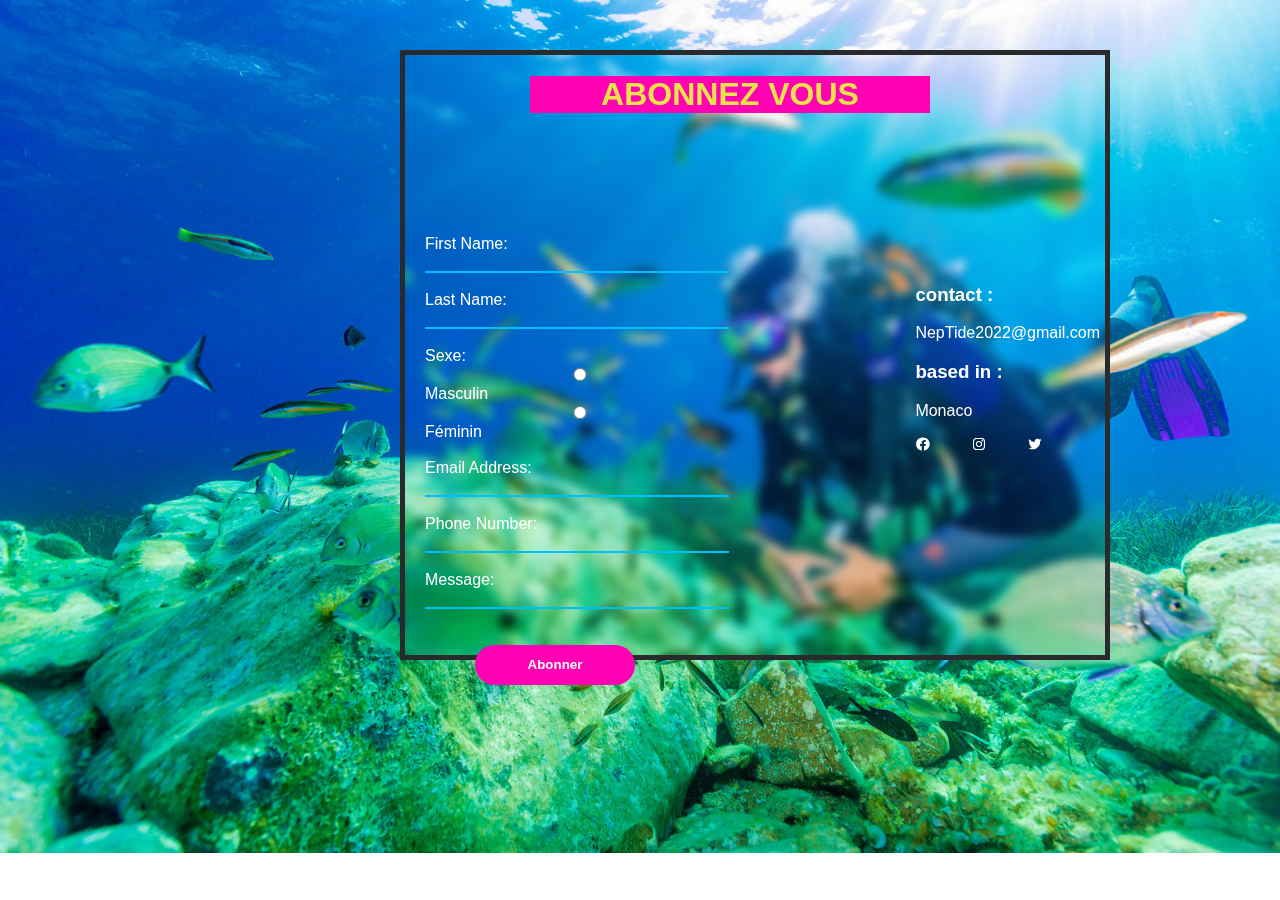
<file: contact.html>
<!DOCTYPE html>
<html lang="en">
<head>
    <meta charset="UTF-8">
    <meta name="viewport" content="width=device-width, initial-scale=1.0">
    <link rel="icon" href="contact-icon-17.png"/>
    <title>Abonnement</title>
    <link rel="stylesheet" href="contact.css">
    <link href='https://unpkg.com/boxicons@2.1.4/css/boxicons.min.css' rel='stylesheet'>
</head>
<body>
    <div class="resume_box">
        
         <h1 class="heading">ABONNEZ VOUS</h1>
        <div class="ff">
            <div class="input">
                <form action="">
                    <div>
                        <label for="first_name" class="input_label">First Name:</label><br>
                        <input type="text" id="first_name" name="first_name" >
                    </div>
                    <br>
                    <div>
                        <label for="last_name" class="input_label">Last Name:</label><br>
                        <input type="text" id="last_name" name="last_name">
                        
                    </div>
                    <br>
                    <div>
                        <label class="nom">Sexe:</label> <input type="radio" name="Sexe"> <label> Masculin </label> <input type="radio" name="Sexe"> <label> Féminin </label>
                    </div>
                    <br>
                    <div>
                        <label for="email" class="input_label">Email Address:</label><br>
                        <input type="email" id="email" name="email" >
                    </div>
                    <br>
                    <div>
                        <label for="phone_number" class="input_label">Phone Number:</label><br>
                        <input type="tel" id="phone_number" name="phone_number">
                    </div>
                    <br>
                    <div>
                        <label for="Message" class="input_label">Message:</label><br>
                        <input type="text" id="Message" name="Message">
                    </div>
                    <br><br>
                    <button type="submit">Abonner</button>
                </form>
            </div>
            <div class="inf">
                <h3>contact :</h3>
                <p>NepTide2022@gmail.com</p>
                <h3>based in :</h3>
                <p>Monaco</p>
                <div class="ext">
                    <i class='bx bxl-facebook-circle'></i>
                    <i class='bx bxl-instagram' ></i>
                    <i class='bx bxl-twitter' ></i>
                </div>
            </div>
        </div>
    </div>
</body>
</html>
</file>
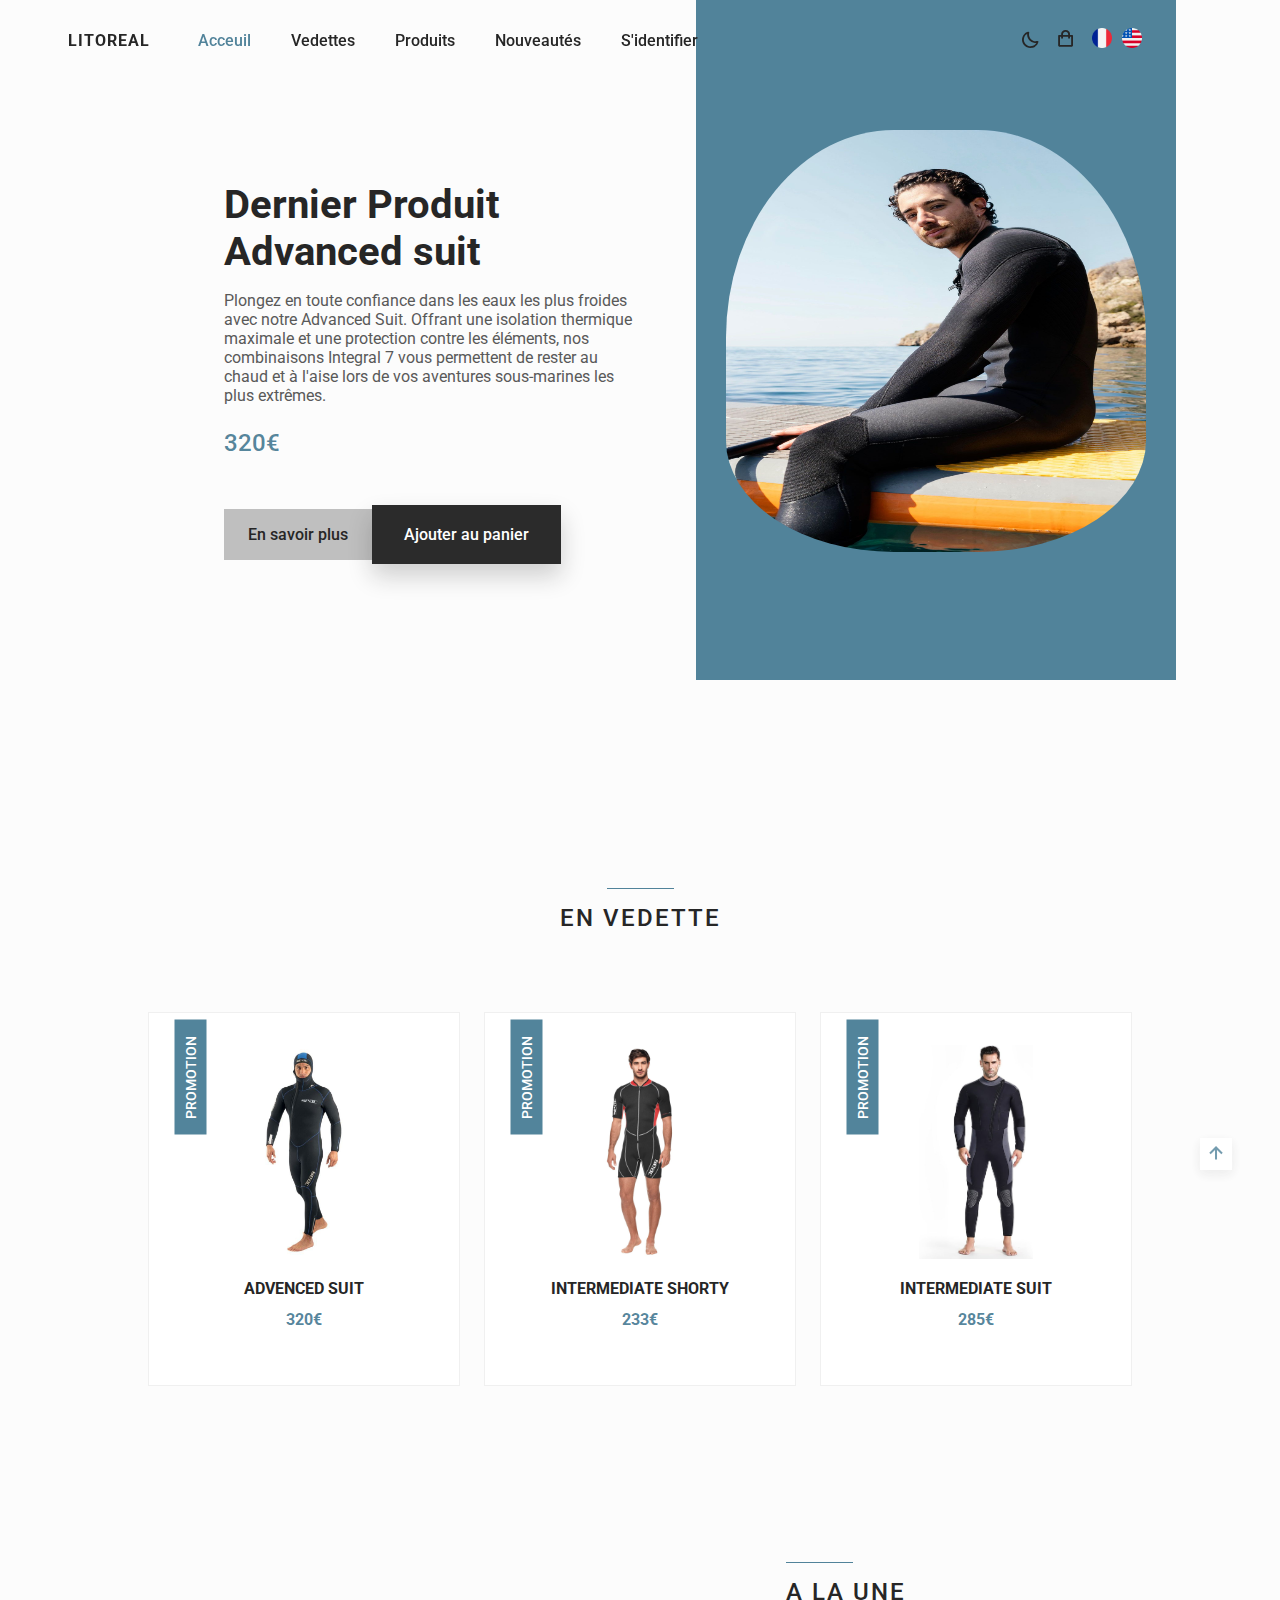
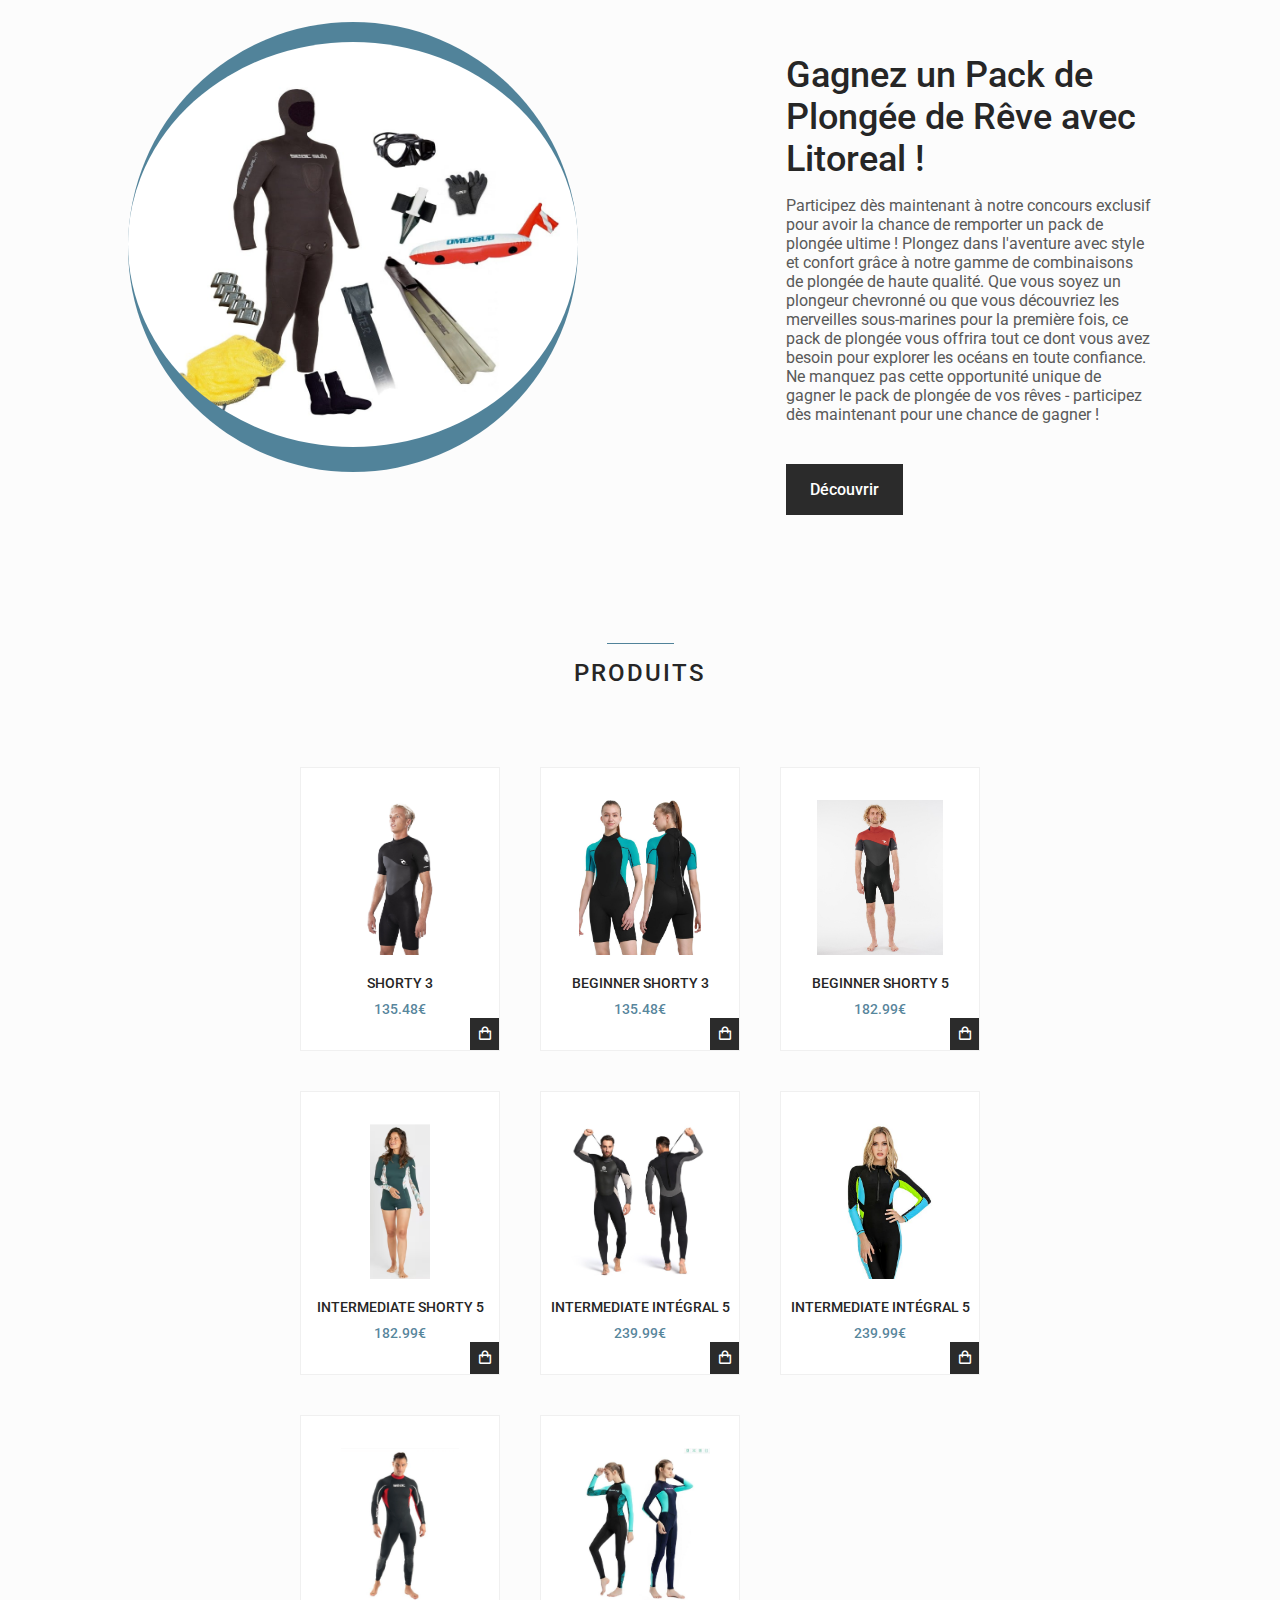
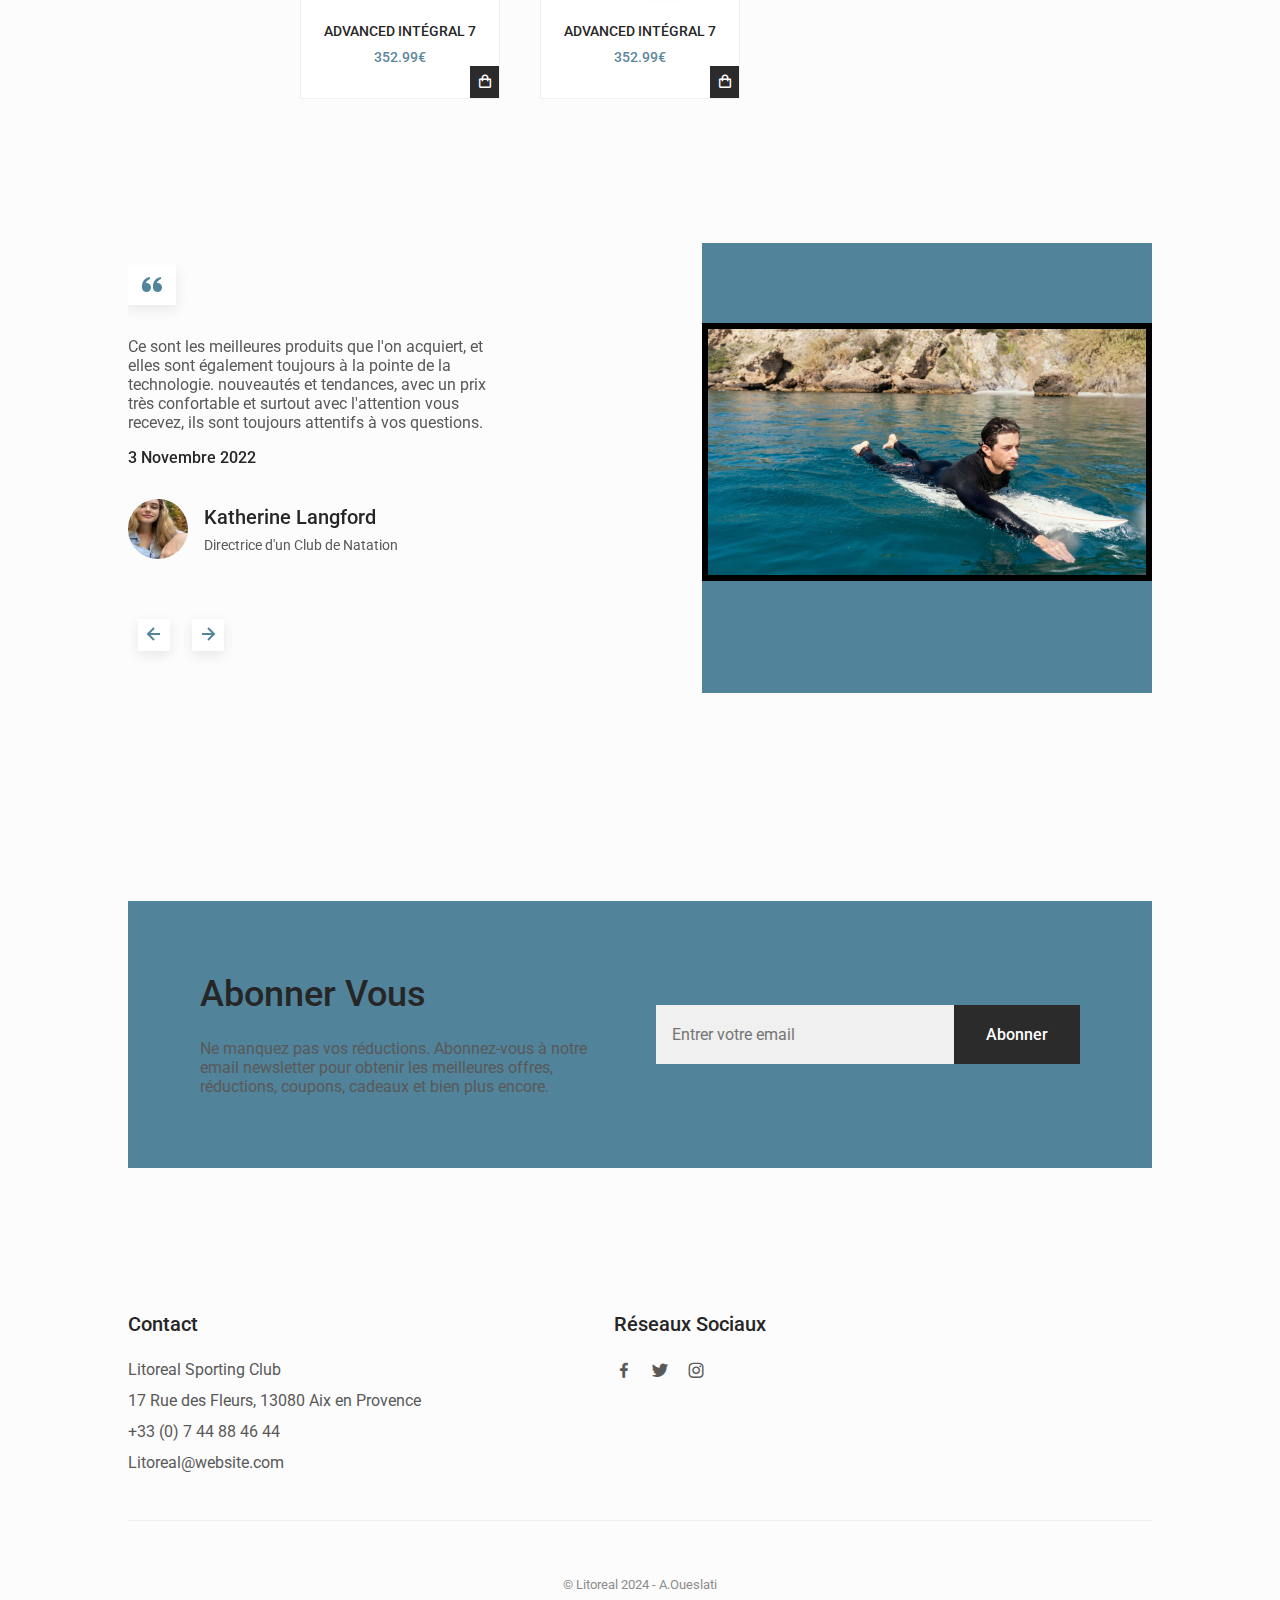
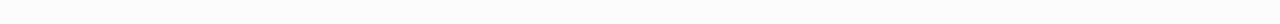
<file: index11.html>
<!DOCTYPE html>
    <html lang="en">
    <head>
        <meta charset="UTF-8">
        <meta name="viewport" content="width=device-width, initial-scale=1.0">

        <!--=============== FAVICON ===============-->
        <link rel="shortcut icon" href="assets/img/favicon.png" type="image/x-icon">

        <!--=============== BOXICONS ===============-->
        <link rel="stylesheet" href="https://cdn.jsdelivr.net/npm/boxicons@latest/css/boxicons.min.css">

        <!--=============== SWIPER CSS ===============--> 
        <link rel="stylesheet" href="assets/css/swiper-bundle.min.css">

        <!--=============== CSS ===============-->
        <link rel="stylesheet" href="assets/css/styles.css">

        <title>Litoreal | CATALOGUE</title>
    </head>
    <body>
        <!--==================== HEADER ====================-->
        <header class="header" id="header">
            <nav class="nav container">
                <a href="#" class="nav__logo">
                    <link rel="shortcut icon" href="assets/img/favicon.png" type="image/x-icon"> Litoreal
                </a>

                <div class="nav__menu" id="nav-menu">
                    <ul class="nav__list">
                        <li class="nav__item">
                            <a href="#home" class="nav__link active-link">Acceuil</a>
                        </li>
                        <li class="nav__item">
                            <a href="#featured" class="nav__link">Vedettes</a>
                        </li>
                        <li class="nav__item">
                            <a href="#products" class="nav__link">Produits</a>
                        </li>
                        <li class="nav__item">
                            <a href="#new" class="nav__link">Nouveautés</a>
                        </li>
                        <li class="nav__item">
                            <a href="login.html" class="nav__link">S'identifier</a>
                        </li>
                    </ul>

                    <div class="nav__close" id="nav-close">
                        <i class='bx bx-x' ></i>
                    </div>
                </div>

                <div class="nav__btns">
                    <!-- Theme change button -->
                    <i class='bx bx-moon change-theme' id="theme-button"></i>

                    <div class="nav__shop" id="cart-shop">
                        <i class='bx bx-shopping-bag' ></i>
                    </div>

                    <div class="nav__toggle" id="nav-toggle">
                        <i class='bx bx-grid-alt' ></i>
                    </div>
                    <div class="traduction">
                        <a class="tt"  href="index11.html"><img src="la-france.png" height="20px" width="20px"/></a></li> <br>
                        <a class="tt"  href="index11ang.html"><img src="etats-unis.png" height="20px" width="20px"/></a></li>
                        </div>
                </div>
            </nav>
        </header>

        <!--==================== CART ====================-->
        <div class="cart" id="cart">
            <i class='bx bx-x cart__close' id="cart-close"></i>

            <h2 class="cart__title-center">Mon Panier</h2>

            <div class="cart__container">
                <article class="cart__card">
                    <div class="cart__box">
                        <img src="assets/img/featured1.png" alt="" class="cart__img">
                    </div>

                    <div class="cart__details">
                        <h3 class="cart__title">Esm Produit</h3>
                        <span class="cart__price">105€</span>

                        <div class="cart__amount">
                            <div class="cart__amount-content">
                                <span class="cart__amount-box">
                                    <i class='bx bx-minus' ></i>
                                </span>

                                <span class="cart__amount-number">1</span>

                                <span class="cart__amount-box">
                                    <i class='bx bx-plus' ></i>
                                </span>
                            </div>

                            <i class='bx bx-trash-alt cart__amount-trash' ></i>
                        </div>
                    </div>
                </article>
                
                <article class="cart__card">
                    <div class="cart__box">
                        <img src="assets/img/featured3.png" alt="" class="cart__img">
                    </div>

                    <div class="cart__details">
                        <h3 class="cart__title">Esm produit</h3>
                        <span class="cart__price">150€</span>

                        <div class="cart__amount">
                            <div class="cart__amount-content">
                                <span class="cart__amount-box">
                                    <i class='bx bx-minus' ></i>
                                </span>

                                <span class="cart__amount-number">1</span>

                                <span class="cart__amount-box">
                                    <i class='bx bx-plus' ></i>
                                </span>
                            </div>

                            <i class='bx bx-trash-alt cart__amount-trash' ></i>
                        </div>
                    </div>
                </article>

                <article class="cart__card">
                    <div class="cart__box">
                        <img src="assets/img/new1.png" alt="" class="cart__img">
                    </div>

                    <div class="cart__details">
                        <h3 class="cart__title">Esm Produit</h3>
                        <span class="cart__price">65€</span>

                        <div class="cart__amount">
                            <div class="cart__amount-content">
                                <span class="cart__amount-box">
                                    <i class='bx bx-minus' ></i>
                                </span>

                                <span class="cart__amount-number">1</span>

                                <span class="cart__amount-box">
                                    <i class='bx bx-plus' ></i>
                                </span>
                            </div>

                            <i class='bx bx-trash-alt cart__amount-trash' ></i>
                        </div>
                    </div>
                </article>
            </div>

            <div class="cart__prices">
                <span class="cart__prices-item">3 produits</span>
                <span class="cart__prices-total">320€</span>
            </div>
        </div>

        <!--==================== MAIN ====================-->
        <main class="main">
            <!--==================== HOME ====================-->
            <section class="home" id="home">
                <div class="home__container container grid">
                    <div class="home__img-bg">
                        <img src="5454.jpg" alt="" class="home__img" height="1100px" width="500px">
                    </div>
    
                    <div class="home__social">
                        <a href="https://www.instagram.com/litoreal_official/" target="_blank" class="home__social-link">
                            Facebook
                        </a>
            
                        <a href="https://www.instagram.com/litoreal_official/" target="_blank" class="home__social-link">
                            Instagram
                        </a>
                    </div>
    
                    <div class="home__data">
                        <h1 class="home__title">Dernier Produit <br> Advanced suit</h1>
                        <p class="home__description">
                            Plongez en toute confiance dans les eaux les plus froides avec notre Advanced 
                            Suit. Offrant une isolation thermique maximale et une protection contre les 
                            éléments, nos combinaisons Integral 7 vous permettent de rester au chaud et à 
                            l'aise lors de vos aventures sous-marines les plus extrêmes.
                        </p>
                        <span class="home__price">320€</span>

                        <div class="home__btns">
                            <a href="#" class="button button--gray button--small">
                                En savoir plus
                            </a>

                            <button class="button home__button">Ajouter au panier</button>
                        </div>
                    </div>
                </div>
            </section>

            <!--==================== FEATURED ====================-->
            <section class="featured section container" id="featured">
                <h2 class="section__title">
                    En Vedette
                </h2>

                <div class="featured__container grid">
                    <article class="featured__card">
                        <span class="featured__tag">Promotion</span>

                        <img src="assets/img/featured1.png" alt="" class="featured__img">

                        <div class="featured__data">
                            <h3 class="featured__title">Advenced suit</h3>
                            <span class="featured__price">320€</span>
                        </div>

                        <button class="button featured__button">Ajouter au panier</button>
                    </article>

                    <article class="featured__card">
                        <span class="featured__tag">Promotion</span>

                        <img src="assets/img/featured2.png" alt="" class="featured__img">

                        <div class="featured__data">
                            <h3 class="featured__title">Intermediate shorty</h3>
                            <span class="featured__price">233€</span>
                        </div>

                        <button class="button featured__button">Ajouter au panier</button>
                    </article>

                    <article class="featured__card">
                        <span class="featured__tag">Promotion</span>

                        <img src="assets/img/featured3.png" alt="" class="featured__img">

                        <div class="featured__data">
                            <h3 class="featured__title">Intermediate suit</h3>
                            <span class="featured__price">285€</span>
                        </div>

                        <button class="button featured__button">Ajouter au panier</button>
                    </article>
                </div>
            </section>

            <!--==================== STORY ====================-->
            <section class="story section container">
                <div class="story__container grid">
                    <div class="story__data">
                        <h2 class="section__title story__section-title">
                            A La Une
                        </h2>
    
                        <h1 class="story__title">
                            Gagnez un Pack de Plongée  de Rêve avec Litoreal !
                        </h1>
    
                        <p class="story__description">
                            Participez dès maintenant à notre concours exclusif pour avoir la chance de
                             remporter un pack de plongée ultime ! Plongez dans l'aventure avec style et
                              confort grâce à notre gamme de combinaisons de plongée de haute qualité. 
                              Que vous soyez un plongeur chevronné ou que vous découvriez les merveilles
                               sous-marines pour la première fois, ce pack de plongée vous offrira tout ce
                                dont vous avez besoin pour explorer les océans en toute confiance. 
                                Ne manquez pas cette opportunité unique de gagner le pack de plongée de 
                                vos rêves - participez dès maintenant pour une chance de gagner !
                        </p>
    
                        <a href="#" class="button button--small">Découvrir</a>
                    </div>

                    <div class="story__images">
                        <img src="assets/img/story.png" alt="" class="story__img">
                        <div class="story__square"></div>
                    </div>
                </div>
            </section>

            <!--==================== PRODUCTS ====================-->
            <section class="products section container" id="products">
                <h2 class="section__title">
                    Produits
                </h2>

                <div class="products__container grid">
                    <article class="products__card">
                        <img src="assets/img/shortm1.jpg" alt="" class="products__img">

                        <h3 class="products__title">Shorty 3</h3>
                        <span class="products__price">135.48€</span>

                        <button class="products__button">
                            <i class='bx bx-shopping-bag'></i>
                        </button>
                    </article>

                    <article class="products__card">
                        <img src="assets/img/shorw1.jpg" alt="" class="products__img">

                        <h3 class="products__title"> Beginner Shorty 3</h3>
                        <span class="products__price">135.48€</span>

                        <button class="products__button">
                            <i class='bx bx-shopping-bag'></i>
                        </button>
                    </article>

                    <article class="products__card">
                        <img src="assets/img/shortm2.jpg" alt="" class="products__img">

                        <h3 class="products__title">Beginner Shorty 5</h3>
                        <span class="products__price">182.99€</span>

                        <button class="products__button">
                            <i class='bx bx-shopping-bag'></i>
                        </button>
                    </article>

                    <article class="products__card">
                        <img src="assets/img/shorw2.png" alt="" class="products__img">

                        <h3 class="products__title">Intermediate Shorty 5</h3>
                        <span class="products__price">182.99€</span>

                        <button class="products__button">
                            <i class='bx bx-shopping-bag'></i>
                        </button>
                    </article>

                    <article class="products__card">
                        <img src="assets/img/intm1.png" alt="" class="products__img">

                        <h3 class="products__title">Intermediate Intégral 5</h3>
                        <span class="products__price">239.99€</span>

                        <button class="products__button">
                            <i class='bx bx-shopping-bag'></i>
                        </button>
                    </article>

                    <article class="products__card">
                        <img src="assets/img/intw1.jpg" alt="" class="products__img">

                        <h3 class="products__title">Intermediate Intégral 5</h3>
                        <span class="products__price">239.99€</span>

                        <button class="products__button">
                            <i class='bx bx-shopping-bag'></i>
                        </button>
                    </article>

                    <article class="products__card">
                        <img src="assets/img/intm2.png" alt="" class="products__img">

                        <h3 class="products__title">Advanced Intégral 7</h3>
                        <span class="products__price">352.99€</span>

                        <button class="products__button">
                            <i class='bx bx-shopping-bag'></i>
                        </button>
                    </article>

                    <article class="products__card">
                        <img src="assets/img/intw2.jpg" alt="" class="products__img">

                        <h3 class="products__title">Advanced Intégral 7</h3>
                        <span class="products__price">352.99€</span>

                        <button class="products__button">
                            <i class='bx bx-shopping-bag'></i>
                        </button>
                    </article>
                </div>
            </section>

            <!--==================== TESTIMONIAL ====================-->
            <section class="testimonial section container">
                <div class="testimonial__container grid">
                    <div class="swiper testimonial-swiper">
                        <div class="swiper-wrapper">
                            <div class="testimonial__card swiper-slide">
                                <div class="testimonial__quote">
                                    <i class='bx bxs-quote-alt-left' ></i>
                                </div>
                                <p class="testimonial__description">
                                    Ce sont les meilleures produits que l'on acquiert, et elles sont également toujours à la pointe de la technologie.
                                     nouveautés et tendances, avec un prix très confortable et surtout avec l'attention
                                     vous recevez, ils sont toujours attentifs à vos questions.
                                </p>
                                <h3 class="testimonial__date">3 Novembre 2022</h3>
        
                                <div class="testimonial__perfil">
                                    <img src="Kat.jpg" alt="" class="testimonial__perfil-img">
        
                                    <div class="testimonial__perfil-data">
                                        <span class="testimonial__perfil-name">Katherine Langford</span>
                                        <span class="testimonial__perfil-detail">Directrice d'un Club de Natation</span>
                                    </div>
                                </div>
                            </div>

                            <div class="testimonial__card swiper-slide">
                                <div class="testimonial__quote">
                                    <i class='bx bxs-quote-alt-left' ></i>
                                </div>
                                <p class="testimonial__description">
                                    Ce sont les meilleures produits que l'on acquiert, et elles sont également toujours à la pointe de la technologie.
                                     nouveautés et tendances, avec un prix très confortable et surtout avec l'attention
                                     vous recevez, ils sont toujours attentifs à vos questions.
                                </p>
                                <h3 class="testimonial__date">8 juillet 2023</h3>
        
                                <div class="testimonial__perfil">
                                    <img src="Wej.jpg" alt="" class="testimonial__perfil-img">
        
                                    <div class="testimonial__perfil-data">
                                        <span class="testimonial__perfil-name">Wejdane</span>
                                        <span class="testimonial__perfil-detail">Experte en matière</span>
                                    </div>
                                </div>
                            </div>

                            <div class="testimonial__card swiper-slide">
                                <div class="testimonial__quote">
                                    <i class='bx bxs-quote-alt-left' ></i>
                                </div>
                                <p class="testimonial__description">
                                    Ce sont les meilleures produits que l'on acquiert, et elles sont également toujours à la pointe de la technologie.
                                     nouveautés et tendances, avec un prix très confortable et surtout avec l'attention
                                     vous recevez, ils sont toujours attentifs à vos questions.
                                </p>
                                <h3 class="testimonial__date">2 Août 2020</h3>
        
                                <div class="testimonial__perfil">
                                    <img src="Moez.jpg" alt="" class="testimonial__perfil-img">
        
                                    <div class="testimonial__perfil-data">
                                        <span class="testimonial__perfil-name">Moez Agha</span>
                                        <span class="testimonial__perfil-detail">Talentueux</span>
                                    </div>
                                </div>
                            </div>
                        </div>
                        
                        <div class="swiper-button-next">
                            <i class='bx bx-right-arrow-alt' ></i>
                        </div>
                        <div class="swiper-button-prev">
                            <i class='bx bx-left-arrow-alt' ></i>
                        </div>
                    </div>

                    <div class="testimonial__images">
                        <div class="testimonial__square"></div>
                        <img src="LALA.jpg" alt="" class="testimonial__img">
                    </div>
                </div>
            </section>

            <!--==================== NEW ====================-->
            <!-- <section class="new section container" id="new">
                <h2 class="section__title">
                    Nouvelles Arrivées
                </h2>
                
                <div class="new__container">
                    <div class="swiper new-swiper">
                        <div class="swiper-wrapper">
                            <article class="new__card swiper-slide">
                                <span class="new__tag">Nouveautés</span>
        
                                <img src="assets/img/new1.png" alt="" class="new__img">
        
                                <div class="new__data">
                                    <h3 class="new__title">Esm Produit</h3>
                                    <span class="new__price">999€</span>
                                </div>
        
                                <button class="button new__button">Ajouter au panier</button>
                            </article>

                            <article class="new__card swiper-slide">
                                <span class="new__tag">New</span>
        
                                <img src="assets/img/new2.png" alt="" class="new__img">
        
                                <div class="new__data">
                                    <h3 class="new__title">Esm Produit</h3>
                                    <span class="new__price">999€</span>
                                </div>
        
                                <button class="button new__button">Ajouter au panier</button>
                            </article>

                            <article class="new__card swiper-slide">
                                <span class="new__tag">New</span>
        
                                <img src="assets/img/new3.png" alt="" class="new__img">
        
                                <div class="new__data">
                                    <h3 class="new__title">Esm Produit</h3>
                                    <span class="new__price">999€</span>
                                </div>
        
                                <button class="button new__button">Ajouter au panier</button>
                            </article>

                            <article class="new__card swiper-slide">
                                <span class="new__tag">New</span>
        
                                <img src="assets/img/new4.png" alt="" class="new__img">
        
                                <div class="new__data">
                                    <h3 class="new__title">Esm Produit</h3>
                                    <span class="new__price">999€</span>
                                </div>
        
                                <button class="button new__button">Ajouter au panier</button>
                            </article>                       
                        </div>
                    </div>
                </div>
            </section> -->

            <!--==================== NEWSLETTER ====================-->
            <section class="newsletter section container">
                <div class="newsletter__bg grid">
                    <div>
                        <h2 class="newsletter__title">Abonner Vous</h2>
                        <p class="newsletter__description">
                            Ne manquez pas vos réductions. Abonnez-vous à notre email
                             newsletter pour obtenir les meilleures offres, réductions, coupons,
                             cadeaux et bien plus encore.
                        </p>
                    </div>

                    <form action="" class="newsletter__subscribe">
                        <input type="email" placeholder="Entrer votre email" class="newsletter__input">
                        <button class="button">
                            Abonner
                        </button>
                    </form>
                </div>
            </section>
        </main>

        <!--==================== FOOTER ====================-->
        <footer class="footer section">
            <div class="footer__container container grid">
                <div class="footer__content">
                    <h3 class="footer__title">Contact</h3>

                    <ul class="footer__list">
                        <li>Litoreal Sporting Club</li>
                        <li>17 Rue des Fleurs, 13080 Aix en Provence</li>
                        <li>+33 (0) 7 44 88 46 44</li>
                        <li>Litoreal@website.com</li>
                    </ul>
                </div>
                <!-- <div class="footer__content">
                    <h3 class="footer__title">About Us</h3>

                    <ul class="footer__links">
                        <li>
                            <a href="#" class="footer__link">Support Center</a>
                        </li>
                        <li>
                            <a href="#" class="footer__link">Customer Support</a>
                        </li>
                        <li>
                            <a href="#" class="footer__link">About Us</a>
                        </li>
                        <li>
                            <a href="#" class="footer__link">Copy Right</a>
                        </li>
                    </ul>
                </div> -->

                <!-- <div class="footer__content">
                    <h3 class="footer__title">Product</h3>

                    <ul class="footer__links">
                        <li>
                            <a href="#" class="footer__link">Road bikes</a>
                        </li>
                        <li>
                            <a href="#" class="footer__link">Mountain bikes</a>
                        </li>
                        <li>
                            <a href="#" class="footer__link">Electric</a>
                        </li>
                        <li>
                            <a href="#" class="footer__link">Accesories</a>
                        </li>
                    </ul>
                </div> -->

                <div class="footer__content">
                    <h3 class="footer__title">Réseaux Sociaux</h3>

                    <ul class="footer__social">
                        <a href="https://www.instagram.com/litoreal_official/" target="_blank" class="footer__social-link">
                            <i class='bx bxl-facebook'></i>
                        </a>

                        <a href="https://www.instagram.com/litoreal_official/" target="_blank" class="footer__social-link">
                            <i class='bx bxl-twitter' ></i>
                        </a>

                        <a href="https://www.instagram.com/litoreal_official/" target="_blank" class="footer__social-link">
                            <i class='bx bxl-instagram' ></i>
                        </a>
                    </ul>
                </div>
            </div>

            <span class="footer__copy">&#169; Litoreal 2024 - A.Oueslati</span>
        </footer>

        <!--=============== SCROLL UP ===============-->
        <a href="#" class="scrollup" id="scroll-up"> 
            <i class='bx bx-up-arrow-alt scrollup__icon' ></i>
        </a>

        <!--=============== SWIPER JS ===============-->
        <script src="assets/js/swiper-bundle.min.js"></script>

        <!--=============== MAIN JS ===============-->
        <script src="assets/js/main.js"></script>
    </body>
</html>
</file>
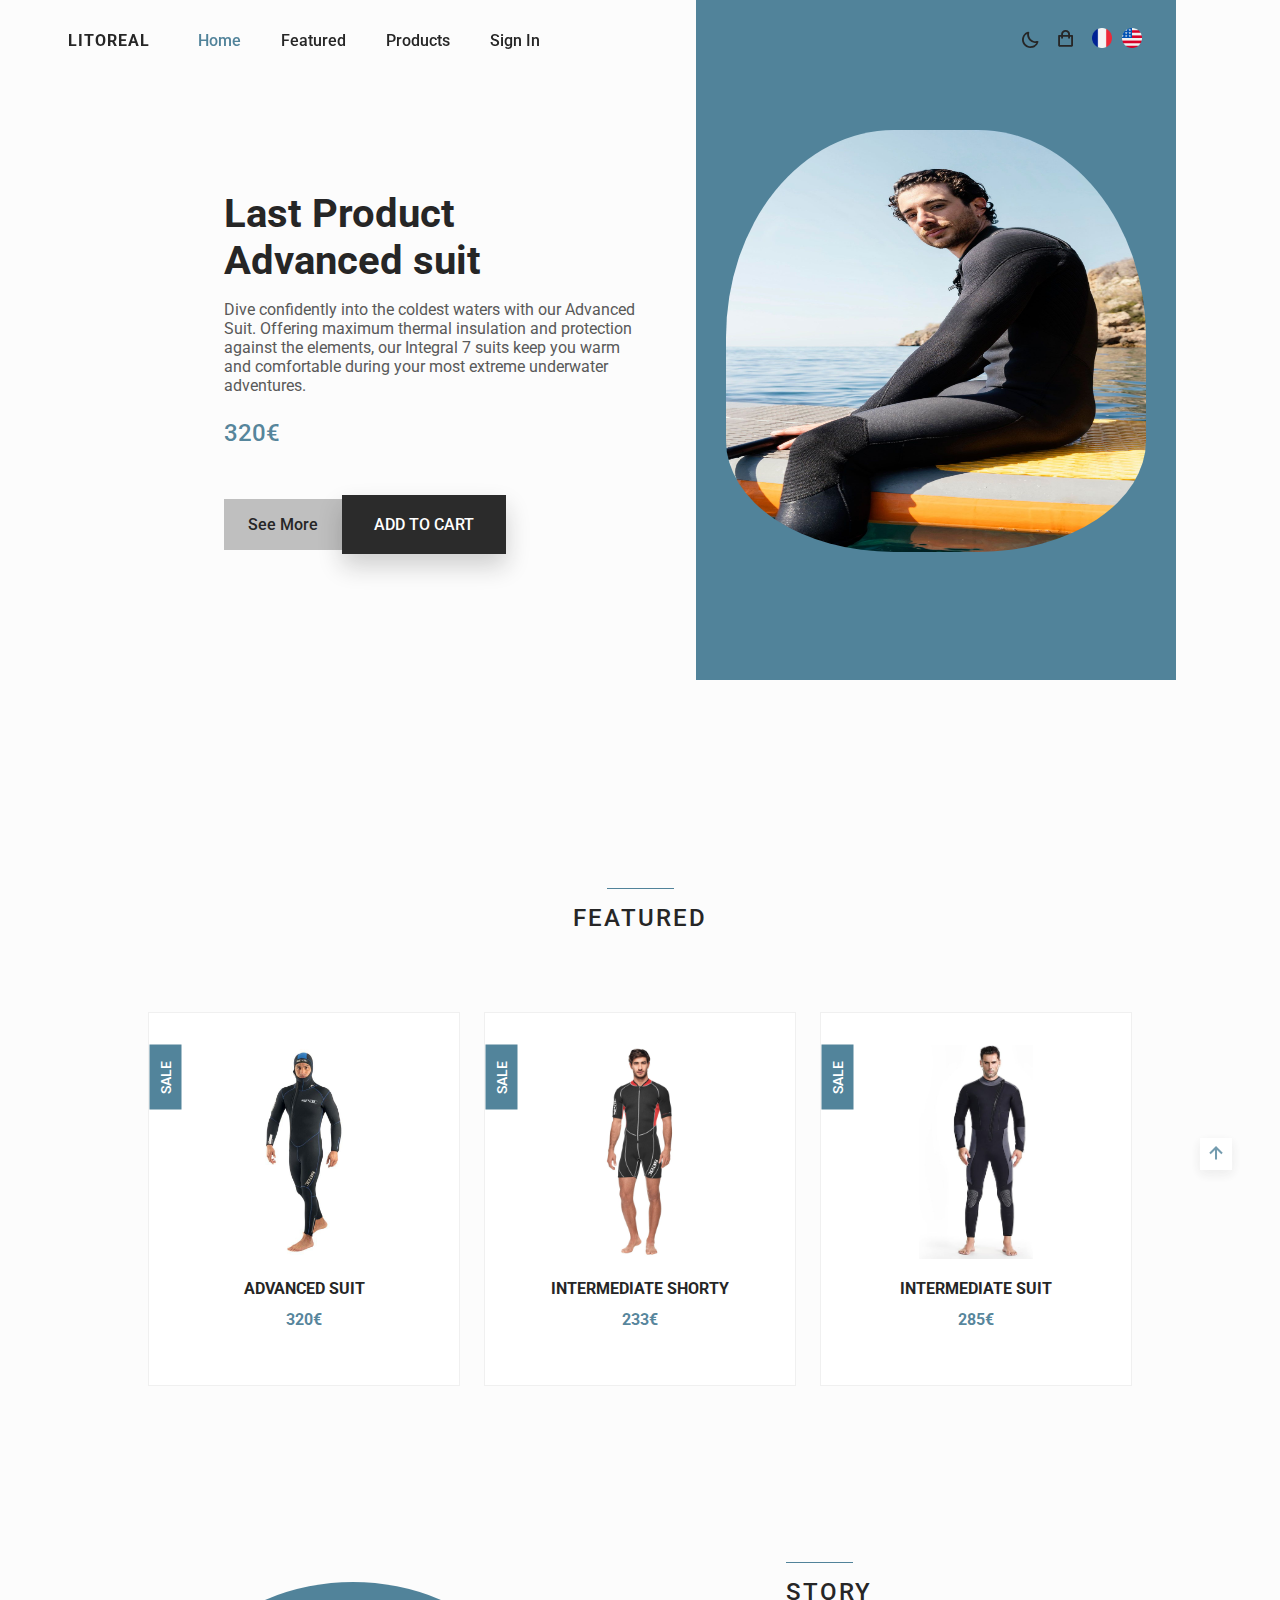
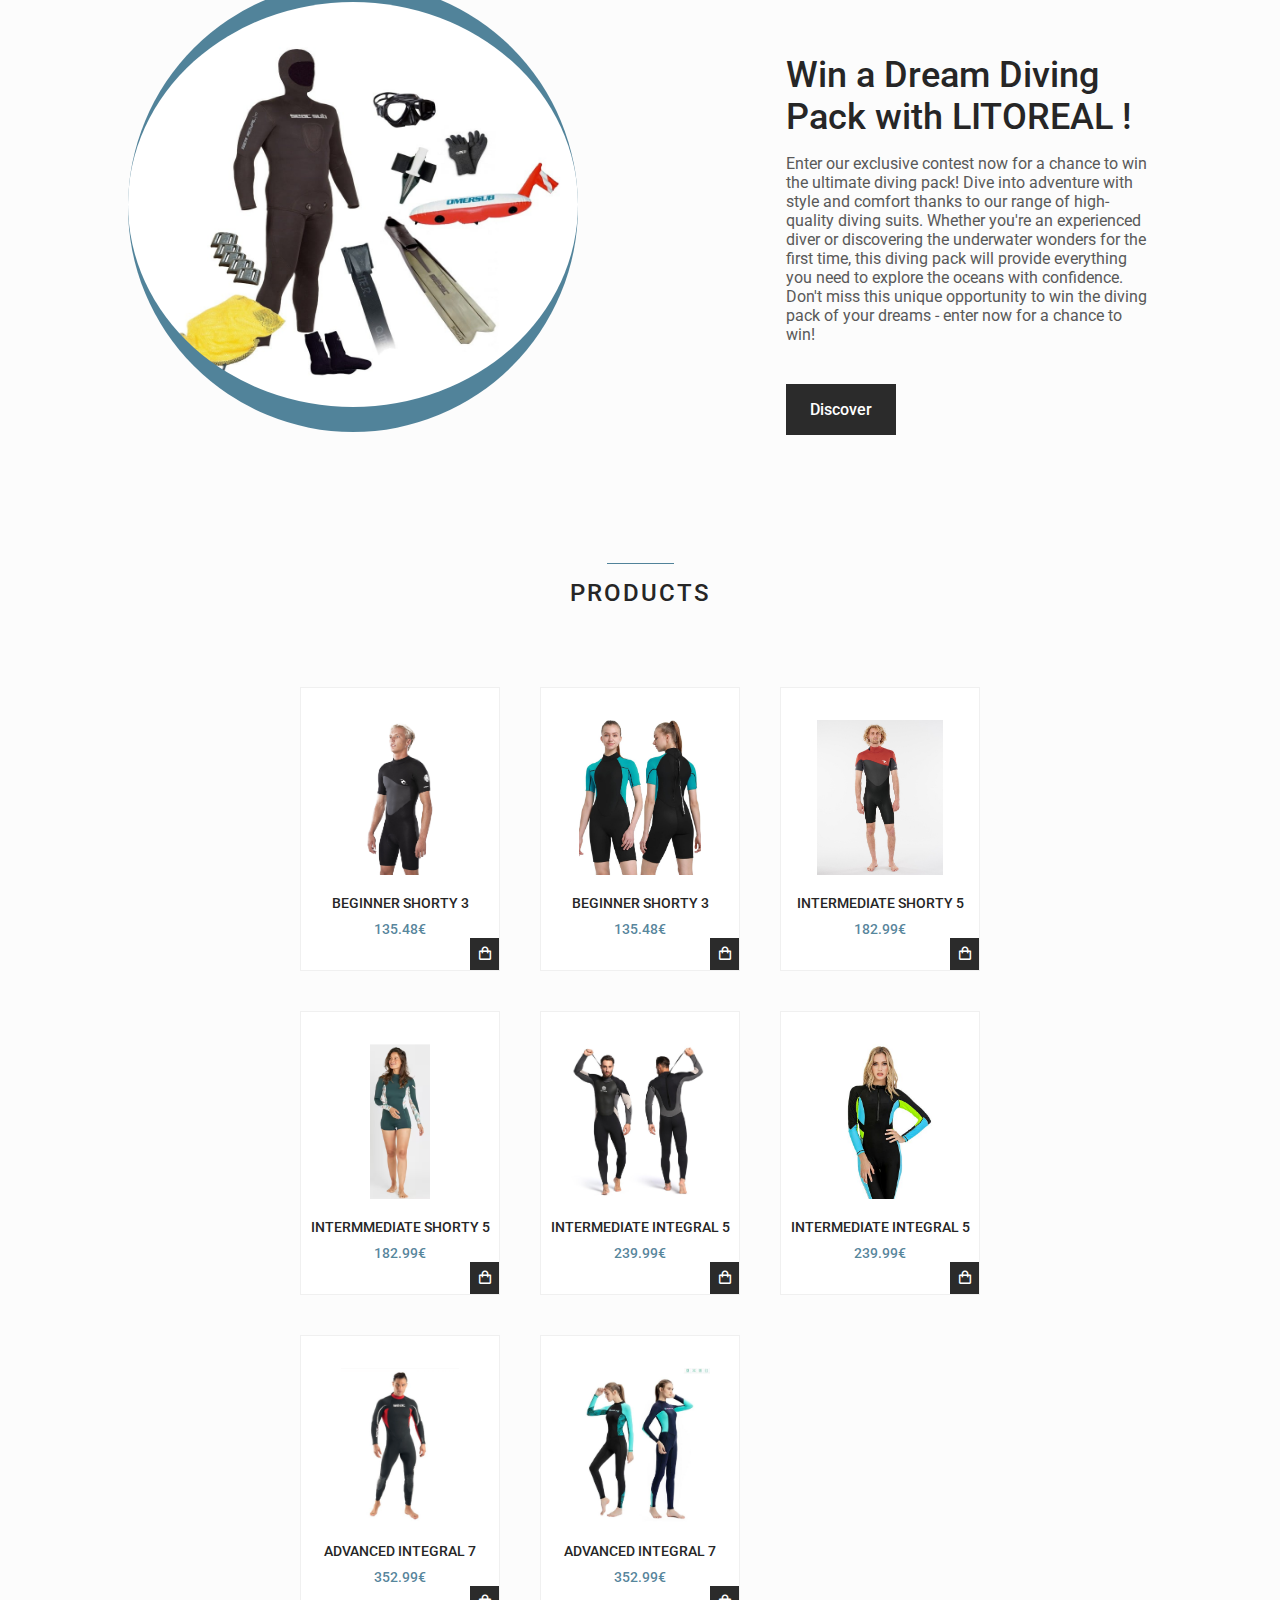
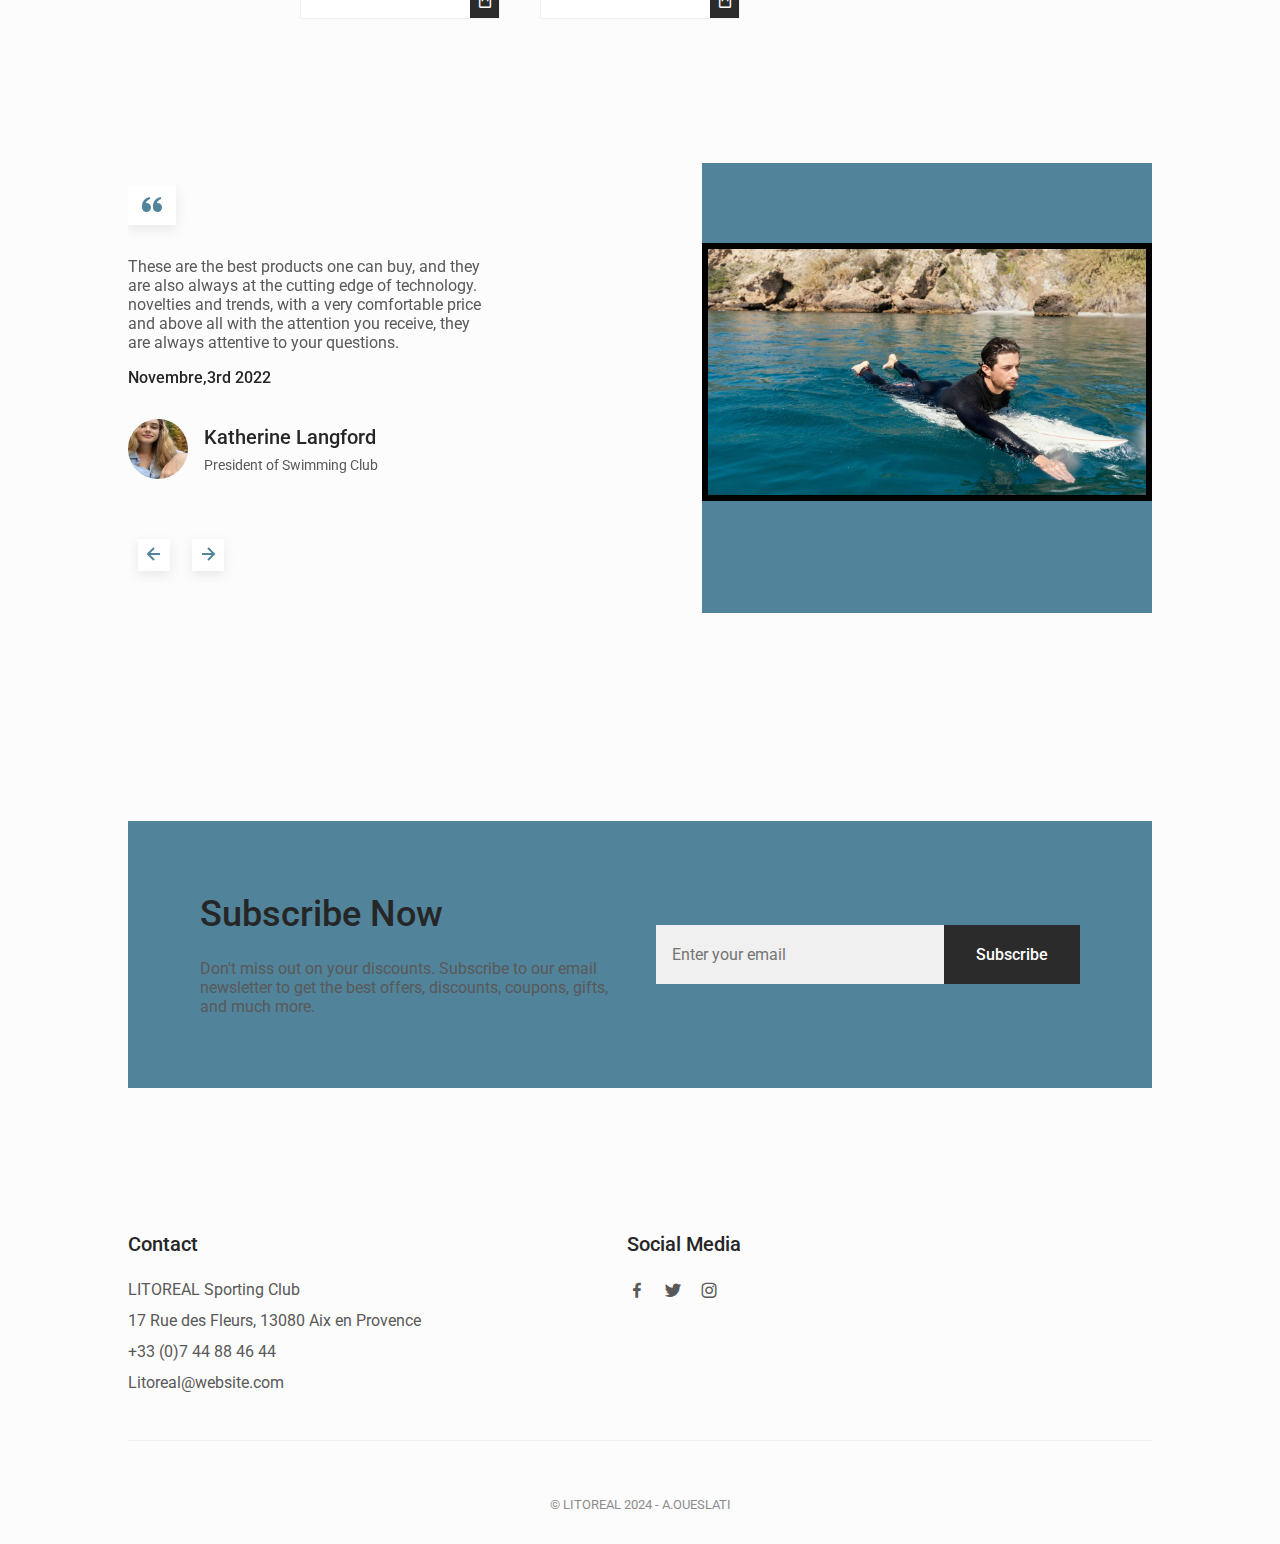
<file: index11ang.html>
<!DOCTYPE html>
    <html lang="en">
    <head>
        <meta charset="UTF-8">
        <meta name="viewport" content="width=device-width, initial-scale=1.0">

        <!--=============== FAVICON ===============-->
        <link rel="shortcut icon" href="assets/img/favicon.png" type="image/x-icon">

        <!--=============== BOXICONS ===============-->
        <link rel="stylesheet" href="https://cdn.jsdelivr.net/npm/boxicons@latest/css/boxicons.min.css">

        <!--=============== SWIPER CSS ===============--> 
        <link rel="stylesheet" href="assets/css/swiper-bundle.min.css">

        <!--=============== CSS ===============-->
        <link rel="stylesheet" href="assets/css/styles.css">

        <title>LITOREAL | SHOP</title>
    </head>
    <body>
        <!--==================== HEADER ====================-->
        <header class="header" id="header">
            <nav class="nav container">
                <a href="#" class="nav__logo">
                    <link rel="shortcut icon" href="assets/img/favicon.png" type="image/x-icon"> LITOREAL
                </a>

                <div class="nav__menu" id="nav-menu">
                    <ul class="nav__list">
                        <li class="nav__item">
                            <a href="#home" class="nav__link active-link">Home</a>
                        </li>
                        <li class="nav__item">
                            <a href="#featured" class="nav__link">Featured</a>
                        </li>
                        <li class="nav__item">
                            <a href="#products" class="nav__link">Products</a>
                        </li>
                        
                        <li class="nav__item">
                            <a href="login.html" class="nav__link">Sign In</a>
                        </li>
                    </ul>

                    <!-- <div class="nav__close" id="nav-close">
                        <i class='bx bx-x' ></i>
                    </div> -->
                </div>

                <div class="nav__btns">
                    <!-- Theme change button -->
                    <i class='bx bx-moon change-theme' id="theme-button"></i>

                    <div class="nav__shop" id="cart-shop">
                        <i class='bx bx-shopping-bag' ></i>
                    </div>
                    <div class="nav__toggle" id="nav-toggle">
                        <i class='bx bx-grid-alt' ></i>
                    </div>
                    <div class="traduction">
                        <a class="tt"  href="index11.html"><img src="la-france.png" height="20px" width="20px"/></a></li> <br>
                        <a class="tt"  href="index11ang.html"><img src="etats-unis.png" height="20px" width="20px"/></a></li>
                        </div>
                </div>
            </nav>
        </header>

        <!--==================== CART ====================-->
        <div class="cart" id="cart">
            <i class='bx bx-x cart__close' id="cart-close"></i>

            <h2 class="cart__title-center">My Cart</h2>

            <div class="cart__container">
                <article class="cart__card">
                    <div class="cart__box">
                        <img src="assets/img/featured1.png" alt="" class="cart__img">
                    </div>

                    <div class="cart__details">
                        <h3 class="cart__title">Advanced suit</h3>
                        <span class="cart__price">320€</span>

                        <div class="cart__amount">
                            <div class="cart__amount-content">
                                <span class="cart__amount-box">
                                    <i class='bx bx-minus' ></i>
                                </span>

                                <span class="cart__amount-number">1</span>

                                <span class="cart__amount-box">
                                    <i class='bx bx-plus' ></i>
                                </span>
                            </div>

                            <i class='bx bx-trash-alt cart__amount-trash' ></i>
                        </div>
                    </div>
                </article>
                
                <article class="cart__card">
                    <div class="cart__box">
                        <img src="assets/img/featured3.png" alt="" class="cart__img">
                    </div>

                    <div class="cart__details">
                        <h3 class="cart__title">Intermediate shorty</h3>
                        <span class="cart__price">233€</span>

                        <div class="cart__amount">
                            <div class="cart__amount-content">
                                <span class="cart__amount-box">
                                    <i class='bx bx-minus' ></i>
                                </span>

                                <span class="cart__amount-number">1</span>

                                <span class="cart__amount-box">
                                    <i class='bx bx-plus' ></i>
                                </span>
                            </div>

                            <i class='bx bx-trash-alt cart__amount-trash' ></i>
                        </div>
                    </div>
                </article>

                <article class="cart__card">
                    <div class="cart__box">
                        <img src="assets/img/new1.png" alt="" class="cart__img">
                    </div>

                    <div class="cart__details">
                        <h3 class="cart__title">Intermediate suit</h3>
                        <span class="cart__price">285€</span>

                        <div class="cart__amount">
                            <div class="cart__amount-content">
                                <span class="cart__amount-box">
                                    <i class='bx bx-minus' ></i>
                                </span>

                                <span class="cart__amount-number">1</span>

                                <span class="cart__amount-box">
                                    <i class='bx bx-plus' ></i>
                                </span>
                            </div>

                            <i class='bx bx-trash-alt cart__amount-trash' ></i>
                        </div>
                    </div>
                </article>
            </div>

            <div class="cart__prices">
                <span class="cart__prices-item">3 Products</span>
                <span class="cart__prices-total">320€</span>
            </div>
        </div>

        <!--==================== MAIN ====================-->
        <main class="main">
            <!--==================== HOME ====================-->
            <section class="home" id="home">
                <div class="home__container container grid">
                    <div class="home__img-bg">
                        <img src="5454.jpg" alt="" class="home__img" height="1100px" width="500px">
                    </div>
    
                    <div class="home__social">
                        <a href="https://www.instagram.com/litoreal_official//" target="_blank" class="home__social-link">
                            Facebook
                        </a>
            
                        <a href="https://www.instagram.com/litoreal_official/" target="_blank" class="home__social-link">
                            Instagram
                        </a>
                    </div>
    
                    <div class="home__data">
                        <h1 class="home__title">Last Product <br> Advanced suit</h1>
                        <p class="home__description">
                            Dive confidently into the coldest waters with our Advanced Suit. 
                            Offering maximum thermal insulation and protection against the elements, 
                            our Integral 7 suits keep you warm and comfortable during your most extreme
                             underwater adventures.
                        </p>
                        <span class="home__price">320€</span>

                        <div class="home__btns">
                            <a href="#" class="button button--gray button--small">
                                See More
                            </a>

                            <button class="button home__button">ADD TO CART</button>
                        </div>
                    </div>
                </div>
            </section>

            <!--==================== FEATURED ====================-->
            <section class="featured section container" id="featured">
                <h2 class="section__title">
                    FEATURED
                </h2>

                <div class="featured__container grid">
                    <article class="featured__card">
                        <span class="featured__tag">SALE</span>

                        <img src="assets/img/featured1.png" alt="" class="featured__img">

                        <div class="featured__data">
                            <h3 class="featured__title">ADVANCED suit</h3>
                            <span class="featured__price">320€</span>
                        </div>

                        <button class="button featured__button">ADD TO CART</button>
                    </article>

                    <article class="featured__card">
                        <span class="featured__tag">SALE</span>

                        <img src="assets/img/featured2.png" alt="" class="featured__img">

                        <div class="featured__data">
                            <h3 class="featured__title">INTERMEDIATE shorty</h3>
                            <span class="featured__price">233€</span>
                        </div>

                        <button class="button featured__button">ADD TO CART</button>
                    </article>

                    <article class="featured__card">
                        <span class="featured__tag">SALE</span>

                        <img src="assets/img/featured3.png" alt="" class="featured__img">

                        <div class="featured__data">
                            <h3 class="featured__title">INTERMEDIATE suit</h3>
                            <span class="featured__price">285€</span>
                        </div>

                        <button class="button featured__button">ADD TO CART</button>
                    </article>
                </div>
            </section>

            <!--==================== STORY ====================-->
            <section class="story section container">
                <div class="story__container grid">
                    <div class="story__data">
                        <h2 class="section__title story__section-title">
                            STORY
                        </h2>
    
                        <h1 class="story__title">
                            Win a Dream Diving Pack with LITOREAL !
                        </h1>
    
                        <p class="story__description">
                            Enter our exclusive contest now for a chance to win the ultimate diving pack!
                             Dive into adventure with style and comfort thanks to our range of high-quality
                              diving suits. Whether you're an experienced diver or discovering the underwater 
                              wonders for the first time, this diving pack will provide everything you need to 
                              explore the oceans with confidence. Don't miss this unique opportunity to win the
                               diving pack of your dreams - enter now for a chance to win!
                        </p>
    
                        <a href="#" class="button button--small">Discover</a>
                    </div>

                    <div class="story__images">
                        <img src="assets/img/story.png" alt="" class="story__img">
                        <div class="story__square"></div>
                    </div>
                </div>
            </section>

            <!--==================== PRODUCTS ====================-->
            <section class="products section container" id="products">
                <h2 class="section__title">
                    Products
                </h2>

                <div class="products__container grid">
                    <article class="products__card">
                        <img src="assets/img/shortm1.jpg" alt="" class="products__img">

                        <h3 class="products__title">Beginner Shorty 3</h3>
                        <span class="products__price">135.48€</span>

                        <button class="products__button">
                            <i class='bx bx-shopping-bag'></i>
                        </button>
                    </article>

                    <article class="products__card">
                        <img src="assets/img/shorw1.jpg" alt="" class="products__img">

                        <h3 class="products__title">Beginner Shorty 3</h3>
                        <span class="products__price">135.48€</span>

                        <button class="products__button">
                            <i class='bx bx-shopping-bag'></i>
                        </button>
                    </article>

                    <article class="products__card">
                        <img src="assets/img/shortm2.jpg" alt="" class="products__img">

                        <h3 class="products__title">Intermediate Shorty 5</h3>
                        <span class="products__price">182.99€</span>

                        <button class="products__button">
                            <i class='bx bx-shopping-bag'></i>
                        </button>
                    </article>

                    <article class="products__card">
                        <img src="assets/img/shorw2.png" alt="" class="products__img">

                        <h3 class="products__title">Intermmediate Shorty 5</h3>
                        <span class="products__price">182.99€</span>

                        <button class="products__button">
                            <i class='bx bx-shopping-bag'></i>
                        </button>
                    </article>

                    <article class="products__card">
                        <img src="assets/img/intm1.png" alt="" class="products__img">

                        <h3 class="products__title">Intermediate Integral 5</h3>
                        <span class="products__price">239.99€</span>

                        <button class="products__button">
                            <i class='bx bx-shopping-bag'></i>
                        </button>
                    </article>

                    <article class="products__card">
                        <img src="assets/img/intw1.jpg" alt="" class="products__img">

                        <h3 class="products__title">Intermediate Integral 5</h3>
                        <span class="products__price">239.99€</span>

                        <button class="products__button">
                            <i class='bx bx-shopping-bag'></i>
                        </button>
                    </article>

                    <article class="products__card">
                        <img src="assets/img/intm2.png" alt="" class="products__img">

                        <h3 class="products__title">Advanced Integral 7</h3>
                        <span class="products__price">352.99€</span>

                        <button class="products__button">
                            <i class='bx bx-shopping-bag'></i>
                        </button>
                    </article>

                    <article class="products__card">
                        <img src="assets/img/intw2.jpg" alt="" class="products__img">

                        <h3 class="products__title">Advanced Integral 7</h3>
                        <span class="products__price">352.99€</span>

                        <button class="products__button">
                            <i class='bx bx-shopping-bag'></i>
                        </button>
                    </article>
                </div>
            </section>

            <!--==================== TESTIMONIAL ====================-->
            <section class="testimonial section container">
                <div class="testimonial__container grid">
                    <div class="swiper testimonial-swiper">
                        <div class="swiper-wrapper">
                            <div class="testimonial__card swiper-slide">
                                <div class="testimonial__quote">
                                    <i class='bx bxs-quote-alt-left' ></i>
                                </div>
                                <p class="testimonial__description">
                                    These are the best products one can buy, and they are also always at the cutting edge of technology.
                                      novelties and trends, with a very comfortable price and above all with the attention
                                      you receive, they are always attentive to your questions.
                                </p>
                                <h3 class="testimonial__date">Novembre,3rd 2022</h3>
        
                                <div class="testimonial__perfil">
                                    <img src="Kat.jpg" alt="" class="testimonial__perfil-img">
        
                                    <div class="testimonial__perfil-data">
                                        <span class="testimonial__perfil-name">Katherine Langford</span>
                                        <span class="testimonial__perfil-detail">President of Swimming Club</span>
                                    </div>
                                </div>
                            </div>

                            <div class="testimonial__card swiper-slide">
                                <div class="testimonial__quote">
                                    <i class='bx bxs-quote-alt-left' ></i>
                                </div>
                                <p class="testimonial__description">
                                    These are the best products one can buy, and they are also always at the cutting edge of technology.
                                      novelties and trends, with a very comfortable price and above all with the attention
                                      you receive, they are always attentive to your questions.
                                </p>
                                <h3 class="testimonial__date">july,8th 2023</h3>
        
                                <div class="testimonial__perfil">
                                    <img src="Wej.jpg" alt="" class="testimonial__perfil-img">
        
                                    <div class="testimonial__perfil-data">
                                        <span class="testimonial__perfil-name">Wejdane</span>
                                        <span class="testimonial__perfil-detail">Expert</span>
                                    </div>
                                </div>
                            </div>

                            <div class="testimonial__card swiper-slide">
                                <div class="testimonial__quote">
                                    <i class='bx bxs-quote-alt-left' ></i>
                                </div>
                                <p class="testimonial__description">
                                    These are the best products one can buy, and they are also always at the cutting edge of technology.
                                    novelties and trends, with a very comfortable price and above all with the attention
                                    you receive, they are always attentive to your questions.
                                </p>
                                <h3 class="testimonial__date">August,2nd 2020</h3>
        
                                <div class="testimonial__perfil">
                                    <img src="Moez.jpg" alt="" class="testimonial__perfil-img">
        
                                    <div class="testimonial__perfil-data">
                                        <span class="testimonial__perfil-name">Moez Agha</span>
                                        <span class="testimonial__perfil-detail">Gifted</span>
                                    </div>
                                </div>
                            </div>
                        </div>
                        
                        <div class="swiper-button-next">
                            <i class='bx bx-right-arrow-alt' ></i>
                        </div>
                        <div class="swiper-button-prev">
                            <i class='bx bx-left-arrow-alt' ></i>
                        </div>
                    </div>

                    <div class="testimonial__images">
                        <div class="testimonial__square"></div>
                        <img src="LALA.jpg" alt="" class="testimonial__img">
                    </div>
                </div>
            </section>

            <!--==================== NEW ====================-->
            <!-- <section class="new section container" id="new">
                <h2 class="section__title">
                    Nouvelles Arrivées
                </h2>
                
                <div class="new__container">
                    <div class="swiper new-swiper">
                        <div class="swiper-wrapper">
                            <article class="new__card swiper-slide">
                                <span class="new__tag">Nouveautés</span>
        
                                <img src="assets/img/new1.png" alt="" class="new__img">
        
                                <div class="new__data">
                                    <h3 class="new__title">Esm Produit</h3>
                                    <span class="new__price">999€</span>
                                </div>
        
                                <button class="button new__button">Ajouter au panier</button>
                            </article>

                            <article class="new__card swiper-slide">
                                <span class="new__tag">New</span>
        
                                <img src="assets/img/new2.png" alt="" class="new__img">
        
                                <div class="new__data">
                                    <h3 class="new__title">Esm Produit</h3>
                                    <span class="new__price">999€</span>
                                </div>
        
                                <button class="button new__button">Ajouter au panier</button>
                            </article>

                            <article class="new__card swiper-slide">
                                <span class="new__tag">New</span>
        
                                <img src="assets/img/new3.png" alt="" class="new__img">
        
                                <div class="new__data">
                                    <h3 class="new__title">Esm Produit</h3>
                                    <span class="new__price">999€</span>
                                </div>
        
                                <button class="button new__button">Ajouter au panier</button>
                            </article>

                            <article class="new__card swiper-slide">
                                <span class="new__tag">New</span>
        
                                <img src="assets/img/new4.png" alt="" class="new__img">
        
                                <div class="new__data">
                                    <h3 class="new__title">Esm Produit</h3>
                                    <span class="new__price">999€</span>
                                </div>
        
                                <button class="button new__button">Ajouter au panier</button>
                            </article>                       
                        </div>
                    </div>
                </div>
            </section> -->

            <!--==================== NEWSLETTER ====================-->
            <section class="newsletter section container">
                <div class="newsletter__bg grid">
                    <div>
                        <h2 class="newsletter__title">Subscribe Now</h2>
                        <p class="newsletter__description">
                            Don't miss out on your discounts. Subscribe to our email newsletter to get the
                             best offers, discounts, coupons, gifts, and much more.
                        </p>
                    </div>

                    <form action="" class="newsletter__subscribe">
                        <input type="email" placeholder="Enter your email" class="newsletter__input">
                        <button class="button">
                            Subscribe
                        </button>
                    </form>
                </div>
            </section>
        </main>

        <!--==================== FOOTER ====================-->
        <footer class="footer section">
            <div class="footer__container container grid">
                <div class="footer__content">
                    <h3 class="footer__title">Contact</h3>

                    <ul class="footer__list">
                        <li>LITOREAL Sporting Club</li>
                        <li>17 Rue des Fleurs, 13080 Aix en Provence</li>
                        <li>+33 (0)7 44 88 46 44</li>
                        <li>Litoreal@website.com</li>
                    </ul>
                </div>
                <!-- <div class="footer__content">
                    <h3 class="footer__title">About Us</h3>

                    <ul class="footer__links">
                        <li>
                            <a href="#" class="footer__link">Support Center</a>
                        </li>
                        <li>
                            <a href="#" class="footer__link">Customer Support</a>
                        </li>
                        <li>
                            <a href="#" class="footer__link">About Us</a>
                        </li>
                        <li>
                            <a href="#" class="footer__link">Copy Right</a>
                        </li>
                    </ul>
                </div> -->

                <!-- <div class="footer__content">
                    <h3 class="footer__title">Product</h3>

                    <ul class="footer__links">
                        <li>
                            <a href="#" class="footer__link">Road bikes</a>
                        </li>
                        <li>
                            <a href="#" class="footer__link">Mountain bikes</a>
                        </li>
                        <li>
                            <a href="#" class="footer__link">Electric</a>
                        </li>
                        <li>
                            <a href="#" class="footer__link">Accesories</a>
                        </li>
                    </ul>
                </div> -->

                <div class="footer__content">
                    <h3 class="footer__title">Social Media</h3>

                    <ul class="footer__social">
                        <a href="https://www.instagram.com/litoreal_official/" target="_blank" class="footer__social-link">
                            <i class='bx bxl-facebook'></i>
                        </a>

                        <a href="https://www.instagram.com/litoreal_official/" target="_blank" class="footer__social-link">
                            <i class='bx bxl-twitter' ></i>
                        </a>

                        <a href="https://www.instagram.com/litoreal_official/" target="_blank" class="footer__social-link">
                            <i class='bx bxl-instagram' ></i>
                        </a>
                    </ul>
                </div>
            </div>

            <span class="footer__copy">&#169; LITOREAL 2024 - A.OUESLATI</span>
        </footer>

        <!--=============== SCROLL UP ===============-->
        <a href="#" class="scrollup" id="scroll-up"> 
            <i class='bx bx-up-arrow-alt scrollup__icon' ></i>
        </a>

        <!--=============== SWIPER JS ===============-->
        <script src="assets/js/swiper-bundle.min.js"></script>

        <!--=============== MAIN JS ===============-->
        <script src="assets/js/main.js"></script>
    </body>
</html>
</file>
<file: contact.css>
* {
    font-family: Verdana, Geneva, Tahoma, sans-serif;
}
body {
    background-image: url('Plongée corse.jpg');
    background-repeat: no-repeat;
    background-size: cover;
    
    width: 800px;
    height: 300px;
    margin: 0; 
    overflow: hidden;
   
}
h1 {
    color: rgb(234, 226, 75);
}

.resume_box {
    width: 700px;
    height: 600px;
    margin-left: 50%;
    border: 5px solid #282a2b;
    margin-top: 50px;
    backdrop-filter: Blur(5px) ;
   
   
}
 .input input {
    background-color:transparent;
    border: none;
    border-bottom: 2px solid #00BFFF;
    width: 300px;
    color: #FFFF;
}

button {
    background-color: #ff00b3;
    margin-left: 50px;
    border-radius: 20px;
    width: 160px;
    height: 40px;
    font-weight: bold;
    color: #FFFF;
    border: none;
    cursor: pointer;
}

.heading {
    background-color: #ff00b3;
    max-width: 400px;
    text-align: center  ;
    margin-left: 125px;
    text-decoration: double;
}

.input {
    margin-top: 100px;
    margin-left: 20px;
    color: #FFFF;
}

.ff {
    display: flex;
    gap: 150px;
}

.inf {
    padding-right: 5px;
    margin-top: 130px;
    color: #FFFF;
}

.ext {
    display: flex;
    gap: 40px;
}
</file>
<file: assets/css/styles.css>
/*=============== GOOGLE FONTS ===============*/
@import url("https://fonts.googleapis.com/css2?family=Roboto:wght@400;500;700&display=swap");

/*=============== VARIABLES CSS ===============*/
:root {
  --header-height: 3.5rem;

  /*========== Colors ==========*/
  --first-color: hsla(199, 100%, 21%, 0.678);
  --button-color: hsl(0, 0%, 17%);
  --button-color-alt: hsl(0, 0%, 21%);
  --title-color: hsl(0, 0%, 15%);
  --text-color: hsl(0, 0%, 35%);
  --text-color-light: hsl(0, 0%, 55%);
  --body-color: hsl(0, 0%, 99%);
  --container-color: #fff;
  --border-color: hsl(0, 0%, 94%);

  /*========== Font and typography ==========*/
  --body-font: 'Roboto', sans-serif;
  --biggest-font-size: 2rem;
  --h1-font-size: 1.5rem;
  --h2-font-size: 1.25rem;
  --h3-font-size: 1rem;
  --normal-font-size: .938rem;
  --small-font-size: .813rem;
  --smaller-font-size: .75rem;

  /*========== Font weight ==========*/
  --font-medium: 500;
  --font-bold: 700;

  /*========== Margenes Bottom ==========*/
  --mb-0-5: .5rem;
  --mb-0-75: .75rem;
  --mb-1: 1rem;
  --mb-1-5: 1.5rem;
  --mb-2: 2rem;
  --mb-2-5: 2.5rem;
  --mb-3: 3rem;

  /*========== z index ==========*/
  --z-tooltip: 10;
  --z-fixed: 100;
}

@media screen and (min-width: 968px) {
  :root {
    --biggest-font-size: 2.5rem;
    --h1-font-size: 2.25rem;
    --h2-font-size: 1.5rem;
    --h3-font-size: 1.25rem;
    --normal-font-size: 1rem;
    --small-font-size: .875rem;
    --smaller-font-size: .813rem;
  }
}

/*=============== BASE ===============*/
* {
  box-sizing: border-box;
  padding: 0;
  margin: 0;
}

html {
  scroll-behavior: smooth;
}

body,
button,
input {
  font-family: var(--body-font);
  font-size: var(--normal-font-size);
}

body {
  margin: 0;
  background-color: var(--body-color);
  color: var(--text-color);
  /*For animation dark mode*/
  transition: .4s;
}

h1, h2, h3, h4 {
  color: var(--title-color);
  font-weight: var(--font-medium);
}

ul {
  list-style: none;
}

a {
  text-decoration: none;
}

img {
  max-width: 100%;
  height: auto;
}

button {
  cursor: pointer;
  border: none;
  outline: none;
}

/*=============== THEME ===============*/
/*========== Variables Dark theme ==========*/
body.dark-theme {
  --first-color: hsl(31, 76%, 74%);
  --button-color: hsl(0, 0%, 24%);
  --button-color-alt: hsl(0, 0%, 28%);
  --title-color: hsl(0, 0%, 95%);
  --text-color: hsl(0, 0%, 75%);
  --body-color: hsl(0, 0%, 12%);
  --container-color: hsl(0, 0%, 16%);
  --border-color: hsl(0, 0%, 20%);
}

/*========== Button Dark/Light ==========*/
.change-theme {
  color: var(--title-color);
  font-size: 1.25rem;
  cursor: pointer;
}

/*========== 
    Color changes in some parts of 
    the website, in dark theme 
==========*/
.dark-theme .change-theme,
.dark-theme .nav__toggle,
.dark-theme .nav__shop,
.dark-theme .button--gray {
  color: hsl(0, 0%, 15%);
}

.dark-theme .scroll-header {
  box-shadow: 0 1px 4px hsla(0, 0%, 4%, .3);
}

.scroll-header .change-theme,
.scroll-header .nav__toggle,
.scroll-header .nav__shop {
  color: var(--title-color);
}

.dark-theme::-webkit-scrollbar {
  background: hsl(0, 0%, 30%);
}

/*=============== REUSABLE CSS CLASSES ===============*/
.container {
  max-width: 1024px;
  margin-left: var(--mb-1-5);
  margin-right: var(--mb-1-5);
}

.grid {
  display: grid;
}

.main {
  overflow: hidden;
  /* margin-left: 20%; */
}

.section {
  padding: 6.5rem 0 1rem;
}

.section__title {
  position: relative;
  font-size: var(--h3-font-size);
  margin-bottom: var(--mb-3);
  text-transform: uppercase;
  letter-spacing: 2px;
  text-align: center;
}

.section__title::before {
  content: '';
  position: absolute;
  top: -1rem;
  left: 0;
  right: 0;
  margin: 0 auto;
  width: 67px;
  height: 1px;
  background-color: var(--first-color);
}

/*=============== HEADER & NAV ===============*/
.header {
  width: 100%;
  background: transparent;
  position: fixed;
  top: 0;
  left: 0;
  z-index: var(--z-fixed);
  /*For animation dark mode*/
  transition: .4s;
}

.nav {
  height: var(--header-height);
  display: flex;
  justify-content: space-between;
  align-items: center;
}

.nav__logo, 
.nav__toggle, 
.nav__shop, 
.nav__close {
  color: var(--title-color);
}

.nav__logo {
  text-transform: uppercase;
  font-weight: var(--font-bold);
  letter-spacing: 1px;
  display: inline-flex;
  align-items: center;
  column-gap: .25rem;
  margin-left: -60px;
}

.nav__logo-icon {
  font-size: 1.25rem;
}

.nav__btns {
  display: flex;
  align-items: center;
  column-gap: 1rem;
}

.nav__toggle, 
.nav__shop {
  font-size: 1.25rem;
  cursor: pointer;
}

@media screen and (max-width: 767px) {
  .nav__menu {
    position: fixed;
    background-color: var(--body-color);
    top: 0;
    right: -100%;
    width: 100%;
    height: 100%;
    padding: 6rem 2rem 3.5rem;
    margin-left: -20px;
    transition: .3s;
  }
}

.traduction{
  display: flex;
  flex-direction: row;
}

.tt{
  padding-right: 10px;
}

.nav__list {
  display: flex;
  flex-direction: column;
  align-items: center;
  row-gap: 2rem;
  /* margin-left: -60px; */
}

.nav__link {
  color: var(--title-color);
  font-weight: var(--font-medium);
  text-transform: uppercase;
  font-size: var(--h2-font-size);
  transition: .3s;
}

.nav__link:hover {
  color: var(--first-color);
}

.nav__close {
  font-size: 2rem;
  position: absolute;
  top: .9rem;
  right: 1.25rem;
  cursor: pointer;
}

/* Show menu */
.show-menu {
  right: 0;
}

/* Change background header */
.scroll-header {
  background-color: var(--body-color);
  box-shadow: 0 1px 4px hsla(0, 4%, 15%, .10);
}

/* Active link */
.active-link {
  color: var(--first-color);
}

/*=============== HOME ===============*/
.home__container {
  /* position: relative; */
  /* row-gap: 2.5rem; */
  margin-left: 20%;
}

.home__img {
  
  height: 80%;
  padding-bottom: 20%;
  border-radius: 40%;
}

.home__img-bg {
  background-color: var(--first-color);
  width: 258px;
  height: 430px;
  padding-bottom: 2rem;
  display: flex;
  justify-content: center;
  align-items: flex-end;
  justify-self: flex-end;
  transform: translateX(1.5rem);
}

.home__social {
  position: absolute;
  top: 35%;
  left: -5rem;
  transform: rotate(-90deg);
  display: flex;
  column-gap: 1rem;
}

.home__social-link {
  font-size: var(--smaller-font-size);
  color: var(--text-color-light);
  transition: .3s;
}

.home__social-link:hover {
  color: var(--title-color);
}

.home__title {
  font-size: var(--biggest-font-size);
  font-weight: var(--font-bold);
  margin-bottom: var(--mb-1);
}

.home__description {
  margin-bottom: var(--mb-1-5);
}

.home__price {
  display: inline-block;
  font-size: var(--h2-font-size);
  font-weight: var(--font-medium);
  color: var(--first-color);
  margin-bottom: var(--mb-3);
}

.home__btns {
  display: flex;
  align-items: center;
}

.home__button {
  box-shadow: 0 12px 24px hsla(0, 0%, 10%, .2);
}

/*=============== BUTTONS ===============*/
.button {
  display: inline-block;
  background-color: var(--button-color);
  color: #FFF;
  padding: 1.25rem 2rem;
  font-weight: var(--font-medium);
  transition: .3s;
}

.button:hover {
  background-color: var(--button-color-alt);
}

.button--gray {
  background-color: hsl(0, 0%, 75%);
  color: var(--title-color);
}

.button--gray:hover {
  background-color: hsl(0, 0%, 63%);
}

.button--small {
  padding: 1rem 1.5rem;
}

/*=============== FEATURED ===============*/
.featured__container {
  row-gap: 2.5rem;
}

.featured__card {
  position: relative;
  text-align: center;
  background-color: var(--container-color);
  padding-top: 2rem;
  border: 1px solid var(--border-color);
  overflow-y: hidden;
  transition: .3s;
}

.featured__tag {
  background-color: var(--first-color);
  padding: .5rem 1rem;
  color: #fff;
  text-transform: uppercase;
  font-size: var(--small-font-size);
  font-weight: var(--font-medium);
  position: absolute;
  transform: rotate(-90deg);
  left: -1rem;
  top: 3rem;
}

.featured__img {
  height: 214px;
  margin-bottom: var(--mb-1);
}

.featured__title, 
.featured__price {
  font-size: var(--h3-font-size);
  font-weight: var(--font-bold);
}

.featured__title {
  text-transform: uppercase;
  margin-bottom: var(--mb-0-75);
}

.featured__price {
  display: block;
  color: var(--first-color);
  transition: .3s;
}

.featured__button {
  font-size: var(--small-font-size);
  transform: translateY(1rem);
  opacity: 0;
}

.featured__card:hover {
  box-shadow: 0 12px 32px hsla(0, 0%, 20%, .1);
  padding: 2rem 0 3rem 0;
}

.featured__card:hover .featured__button {
  transform: translateY(0);
  opacity: 1;
}

.featured__card:hover .featured__price {
  margin-bottom: var(--mb-1-5);
}

/*=============== STORY ===============*/
.story__container {
  row-gap: 7.5rem;
}

.story__title {
  font-size: var(--h1-font-size);
  margin-bottom: var(--mb-1);
}

.story__description {
  margin-bottom: var(--mb-2-5);
}

.story__images {
  position: relative;
}

.story__img{
  margin-top: 100px;
  margin-left: -80px;
  height: 90%;
  border-radius: 80%;
}
 
.story__square {
  width: 300px;
  border-radius: 100%;
}

.story__square {
  height: 250px;
  background-color: var(--first-color);
}

.story__img {
  position: absolute;
  left: 3rem;
  top: -3rem;
}

/*=============== PRODUCTS ===============*/
.products__container {
  grid-template-columns: repeat(2, 1fr);
  gap: 2rem;
}

.products__card {
  position: relative;
  background-color: var(--container-color);
  padding: 1.25rem 0;
  border: 1px solid var(--border-color);
  text-align: center;
  transition: .3s;
}

.products__img {
  height: 125px;
  margin-bottom: var(--mb-1);
}

.products__title, 
.products__price {
  font-size: var(--small-font-size);
  font-weight: var(--font-medium);
}

.products__title {
  text-transform: uppercase;
  margin-bottom: var(--mb-0-5);
}

.products__price {
  color: var(--first-color);
}

.products__button {
  background-color: var(--button-color);
  padding: .4rem;
  color: #fff;
  font-size: 1rem;
  position: absolute;
  right: 0;
  bottom: 0;
  transition: .3s;
}

.products__button:hover {
  background-color: var(--button-color-alt);
}

.products__card:hover {
  box-shadow: 0 8px 32px hsla(0, 0%, 10%, .1);
}

/*=============== TESTIMONIAL ===============*/
.testimonial__container {
  row-gap: 4rem;
}

.testimonial__quote {
  display: inline-flex;
  background-color: var(--container-color);
  padding: .5rem .75rem;
  font-size: 1.5rem;
  color: var(--first-color);
  box-shadow: 0 4px 12px hsla(0, 0%, 20%, .1);
  margin-bottom: var(--mb-2);
}

.testimonial__description {
  margin-bottom: var(--mb-1);
}

.testimonial__date {
  font-size: var(--normal-font-size);
  margin-bottom: var(--mb-2);
}

.testimonial__perfil {
  display: flex;
  align-items: center;
  column-gap: 1rem;
  margin-bottom: 7rem;
}

.testimonial__perfil-img {
  width: 60px;
  height: 60px;
  border-radius: 3rem;
}

.testimonial__perfil-data {
  display: flex;
  flex-direction: column;
  row-gap: .5rem;
}

.testimonial__perfil-name {
  font-size: var(--h3-font-size);
  font-weight: var(--font-medium);
  color: var(--title-color);
}

.testimonial__perfil-detail {
  font-size: var(--small-font-size);
}

.testimonial__images {
  position: relative;
}

.testimonial__img{
  margin-right: -80px;
  border: #000000 solid 6px;
}

.testimonial__img, 
.testimonial__square {
  width: 250px;
  /* border-radius: 100%; */
}

.testimonial__square {
  height: 250px;
  background-color: var(--first-color);
  margin-left: auto;
}

.testimonial__img {
  position: absolute;
  right: 2rem;
  top: 3rem;
}

.testimonial-swiper {
  margin-left: initial;
  margin-right: initial;
}

.swiper-button-prev:after,
.swiper-button-next:after {
  content: '';
}

/* Swiper class */
.swiper-button-next,
.swiper-button-prev {
  top: initial;
  bottom: 5%;
  width: initial;
  height: initial;
  background-color: var(--container-color);
  box-shadow: 0 4px 12px hsla(0, 0%, 20%, .1);
  padding: .25rem;
  font-size: 1.5rem;
  color: var(--first-color);
}

.swiper-button-next {
  right: initial;
  left: 4rem;
}

/*=============== NEW ===============*/
.new__card {
  position: relative;
  text-align: center;
  background-color: var(--container-color);
  padding-top: 2rem;
  border: 1px solid var(--border-color);
  overflow-y: hidden;
  transition: .3s;
}

.new__tag {
  background-color: var(--first-color);
  padding: .5rem 1rem;
  color: #fff;
  text-transform: uppercase;
  font-size: var(--small-font-size);
  font-weight: var(--font-medium);
  position: absolute;
  top: 1rem;
  right: 1rem;
  transition: .3s;
}

.new__img {
  height: 215px;
  margin-bottom: var(--mb-1);
}

.new__title, 
.new__price {
  font-size: var(--h3-font-size);
  font-weight: var(--font-bold);
}

.new__title {
  text-transform: uppercase;
  margin-bottom: var(--mb-0-75);
}

.new__price {
  display: block;
  color: var(--first-color);
  transition: .3s;
}

.new__button {
  font-size: var(--small-font-size);
  transform: translateY(1rem);
  opacity: 0;
}

.new__card:hover {
  background-color: var(--first-color);
  box-shadow: 0 12px 32px hsla(0, 0%, 20%, .1);
  padding: 2rem 0 3rem 0;
}

.new__card:hover .new__tag {
  background-color: var(--button-color);
}

.new__card:hover .new__button {
  transform: translateY(0);
  opacity: 1;
}

.new__card:hover .new__title {
  color: hsl(0, 0%, 15%);
}

.new__card:hover .new__price {
  color: hsl(0, 0%, 15%);
  margin-bottom: var(--mb-1-5);
}

/*=============== NEWSLETTER ===============*/
.newsletter__bg {
  background-color: var(--first-color);
  padding: 3rem 1.5rem;
  text-align: center;
  row-gap: 2.5rem;
}

.newsletter__title {
  font-size: var(--h1-font-size);
  color: hsl(0, 0%, 15%);
  margin-bottom: var(--mb-1-5);
}

.newsletter__description {
  color: hsl(0, 0%, 35%);
}

.newsletter__subscribe {
  display: flex;
  flex-direction: column;
  row-gap: .75rem;
}

.newsletter__input {
  border: none;
  outline: none;
  background-color: hsl(0, 0%, 94%);
  padding: 1.25rem 1rem;
  color: hsl(0, 0%, 15%);
}

/*=============== FOOTER ===============*/
.footer__container {
  row-gap: 2rem;
  border-bottom: 1px solid var(--border-color);
  padding-bottom: 3rem;
}

.footer__title {
  font-size: var(--h2-font-size);
  margin-bottom: var(--mb-1-5);
}

.footer__list, 
.footer__links {
  display: flex;
  flex-direction: column;
  row-gap: .75rem;
}

.footer__link {
  color: var(--text-color);
}

.footer__link:hover {
  color: var(--title-color);
}

.footer__social {
  display: flex;
  column-gap: 1rem;
}

.footer__social-link {
  font-size: 1.25rem;
  color: var(--text-color);
}

.footer__social-link:hover {
  color: var(--title-color);
}

.footer__copy {
  display: block;
  margin: 3.5rem 0 1rem 0;
  text-align: center;
  font-size: var(--smaller-font-size);
  color: var(--text-color-light);
}

/*=============== SCROLL UP ===============*/
.scrollup {
  position: fixed;
  right: 1rem;
  bottom: -30%;
  background-color: var(--container-color);
  box-shadow: 0 4px 12px hsla(0, 0%, 20%, .1);
  display: inline-flex;
  padding: .25rem;
  z-index: var(--z-tooltip);
  opacity: .8;
  transition: .4s;
}

.scrollup:hover {
  opacity: 1;
}

.scrollup__icon {
  font-size: 1.5rem;
  color: var(--first-color);
}

/* Show Scroll Up*/
.show-scroll {
  bottom: 3rem;
}

/*=============== SCROLL BAR ===============*/
::-webkit-scrollbar {
  width: .6rem;
  background: hsl(0, 0%, 74%);
}

::-webkit-scrollbar-thumb {
  background: hsl(0, 0%, 17%);
}

/*=============== CART ===============*/
.cart {
  position: fixed;
  background-color: var(--body-color);
  z-index: var(--z-fixed);
  width: 100%;
  height: 100%;
  top: 0;
  right: -100%;
  padding: 3.5rem 2rem;
  transition: .4s;
}

.cart__title-center {
  font-size: var(--h2-font-size);
  text-align: center;
  margin-bottom: var(--mb-3);
}

.cart__close {
  font-size: 2rem;
  color: var(--title-color);
  position: absolute;
  top: 1.25rem;
  right: .9rem;
  cursor: pointer;
}

.cart__container {
  display: grid;
  row-gap: 1.5rem;
}

.cart__card {
  display: flex;
  align-items: center;
  column-gap: 1rem;
}

.cart__box {
  background-color: var(--container-color);
  padding: .75rem 1.25rem;
  border: 1px solid var(--border-color);
}

.cart__img {
  width: 50px;
}

.cart__title {
  font-size: var(--normal-font-size);
  margin-bottom: .5rem;
}

.cart__price {
  display: block;
  font-size: var(--small-font-size);
  color: var(--first-color);
  margin-bottom: var(--mb-1-5);
}

.cart__amount,
.cart__amount-content{
  display: flex;
  align-items: center;
}

.cart__amount{
  column-gap: 3rem;
}

.cart__amount-content{
  column-gap: 1rem;
}

.cart__amount-box {
  display: inline-flex;
  padding: .25rem;
  background-color: var(--container-color);
  border: 1px solid var(--border-color);
  cursor: pointer;
}

.cart__amount-trash {
  font-size: 1.15rem;
  color: var(--first-color);
  cursor: pointer;
}

.cart__prices {
  margin-top: 6rem;
  display: flex;
  justify-content: space-between;
}

.cart__prices-item, 
.cart__prices-total {
  color: var(--title-color);
}

.cart__prices-item {
  font-size: var(--small-font-size);
}

.cart__prices-total {
  font-size: var(--h3-font-size);
  font-weight: var(--font-medium);
}

/* Show cart */
.show-cart {
  right: 0;
}

/*=============== BREAKPOINTS ===============*/
/* For small devices */
@media screen and (max-width: 320px) {
  .container {
    margin-left: var(--mb-1);
    margin-right: var(--mb-1);
  }
  .home__img-bg {
    width: 220px;
  }
  .home__title {
    font-size: var(--h1-font-size);
  }
  .home__button {
    font-size: var(--smaller-font-size);
  }

  .story__square,
  .story__img,
  .testimonial__square,
  .testimonial__img {
    width: 180px;
  }

  .story__square,
  .testimonial__square {
    height: 180px;
  }

  .products__container {
    grid-template-columns: repeat(1, 180px);
    justify-content: center;
  }
}

/* For medium devices */
@media screen and (min-width: 576px) {
  .home__img-bg {
    width: 340px;
  }

  .featured__container {
    grid-template-columns: repeat(2, 1fr);
    justify-content: center;
    align-items: flex-start;
    gap: 1.5rem;
  }

  .footer__container {
    grid-template-columns: repeat(2, 1fr);
  }
}

@media screen and (min-width: 767px) {
  .section {
    padding: 8rem 0 1rem;
  }

  .cart {
    width: 420px;
    box-shadow: -2px 0 4px hsla(0, 0%, 15%, .1);
  }

  .nav {
    height: calc(var(--header-height) + 1.5rem);
    justify-content: initial;
    column-gap: 3rem;
    margin-left: -20px;
  }
  .nav__toggle, 
  .nav__close {
    display: none;
  }
  .nav__list {
    flex-direction: row;
    column-gap: 2.5rem;
  }
  .nav__link {
    text-transform: initial;
    font-size: var(--normal-font-size);
  }
  .nav__btns {
    margin-left: auto;
  }

  .home__container {
    padding-top: 6rem;
    grid-template-columns: 1fr max-content;
    align-items: center;
  }
  .home__img-bg {
    order: 1;
    transform: translate(1.5rem, -6rem);
  }
  .home__data {
    padding: 0 0 3rem 6rem;
  }
  .home__social {
    top: 47%;
    column-gap: 2rem;
  }

  .featured__title,
  .featured__price,
  .new__title,
  .new__price {
    font-size: var(--normal-font-size);
  }

  .story__container,
  .testimonial__container,
  .newsletter__bg {
    grid-template-columns: repeat(2, 1fr);
    align-items: center;
  }

  .story__section-title {
    text-align: initial;
  }
  .story__section-title::before {
    margin: initial;
  }
  .story__images {
    order: -1;
  }

  .products__container {
    grid-template-columns: repeat(3, 200px);
    justify-content: center;
    gap: 2.5rem;
  }
  .products__card {
    padding: 2rem 0;
  }
  .products__img {
    height: 155px;
  }

  .newsletter__bg {
    text-align: initial;
    column-gap: 2rem;
    padding: 4.5rem;
  }
  .newsletter__subscribe {
    flex-direction: row;
  }
  .newsletter__input {
    width: 100%;
  }

  .footer__container {
    grid-template-columns: repeat(4, max-content);
    justify-content: space-between;
  }
  .footer__title {
    font-size: var(--h3-font-size);
  }
}

@media screen and (min-width: 992px) {
  .section__title {
    font-size: var(--h2-font-size);
  }

  .home__container {
    column-gap: 2rem;
  }
  .home__img-bg {
    width: 480px;
    height: 680px;
  }
  .home__img {
    width: 420px;
  }
  .home__social {
    left: -6rem;
  }
  .home__data {
    padding: 0 0 8rem 6rem;
  }

  .featured__container {
    grid-template-columns: repeat(3, 312px);
    padding-top: 2rem;
  }
  
  .story__container,
  .testimonial__container {
    column-gap: 8rem;
  }

  .story__square,
  .story__img,
  .testimonial__square,
  .testimonial__img {
    width: 450px;
  }

  .story__square,
  .testimonial__square {
    height: 450px;
  }

  .products__container,
  .new__container {
    padding-top: 2rem;
  }

  .testimonial__container {
    padding-bottom: 4rem;
  }
}

/* For large devices */
@media screen and (min-width: 1024px) {
  .container {
    margin-left: auto;
    margin-right: auto;
  }
  
  .story__container,
  .testimonial__container {
    column-gap: 13rem;
  }

  .story__container {
    padding-top: 3rem;
  }
  .story__img {
    left: 5rem;
    top: -5rem;
  }

  .testimonial__img {
    right: 5rem;
    top: 5rem;
  }

  .scrollup {
    right: 3rem;
  }
}
</file>
